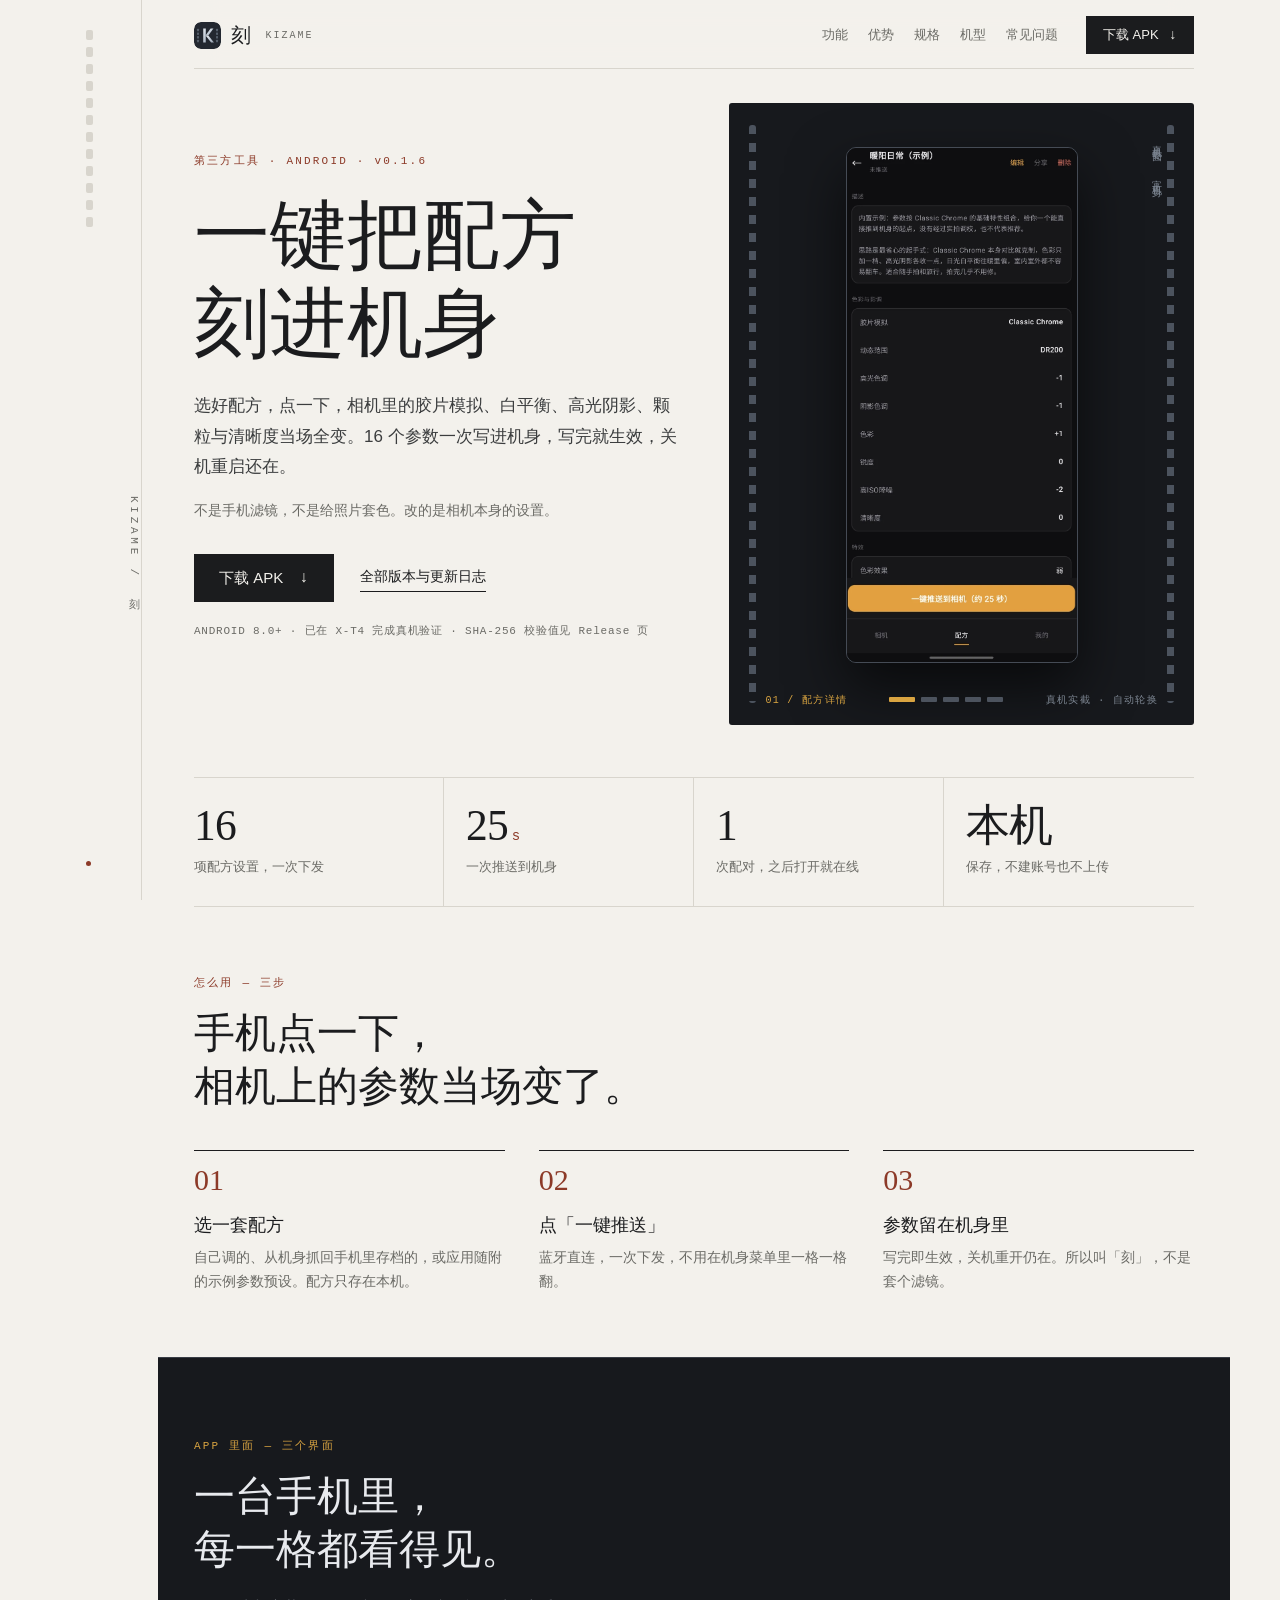
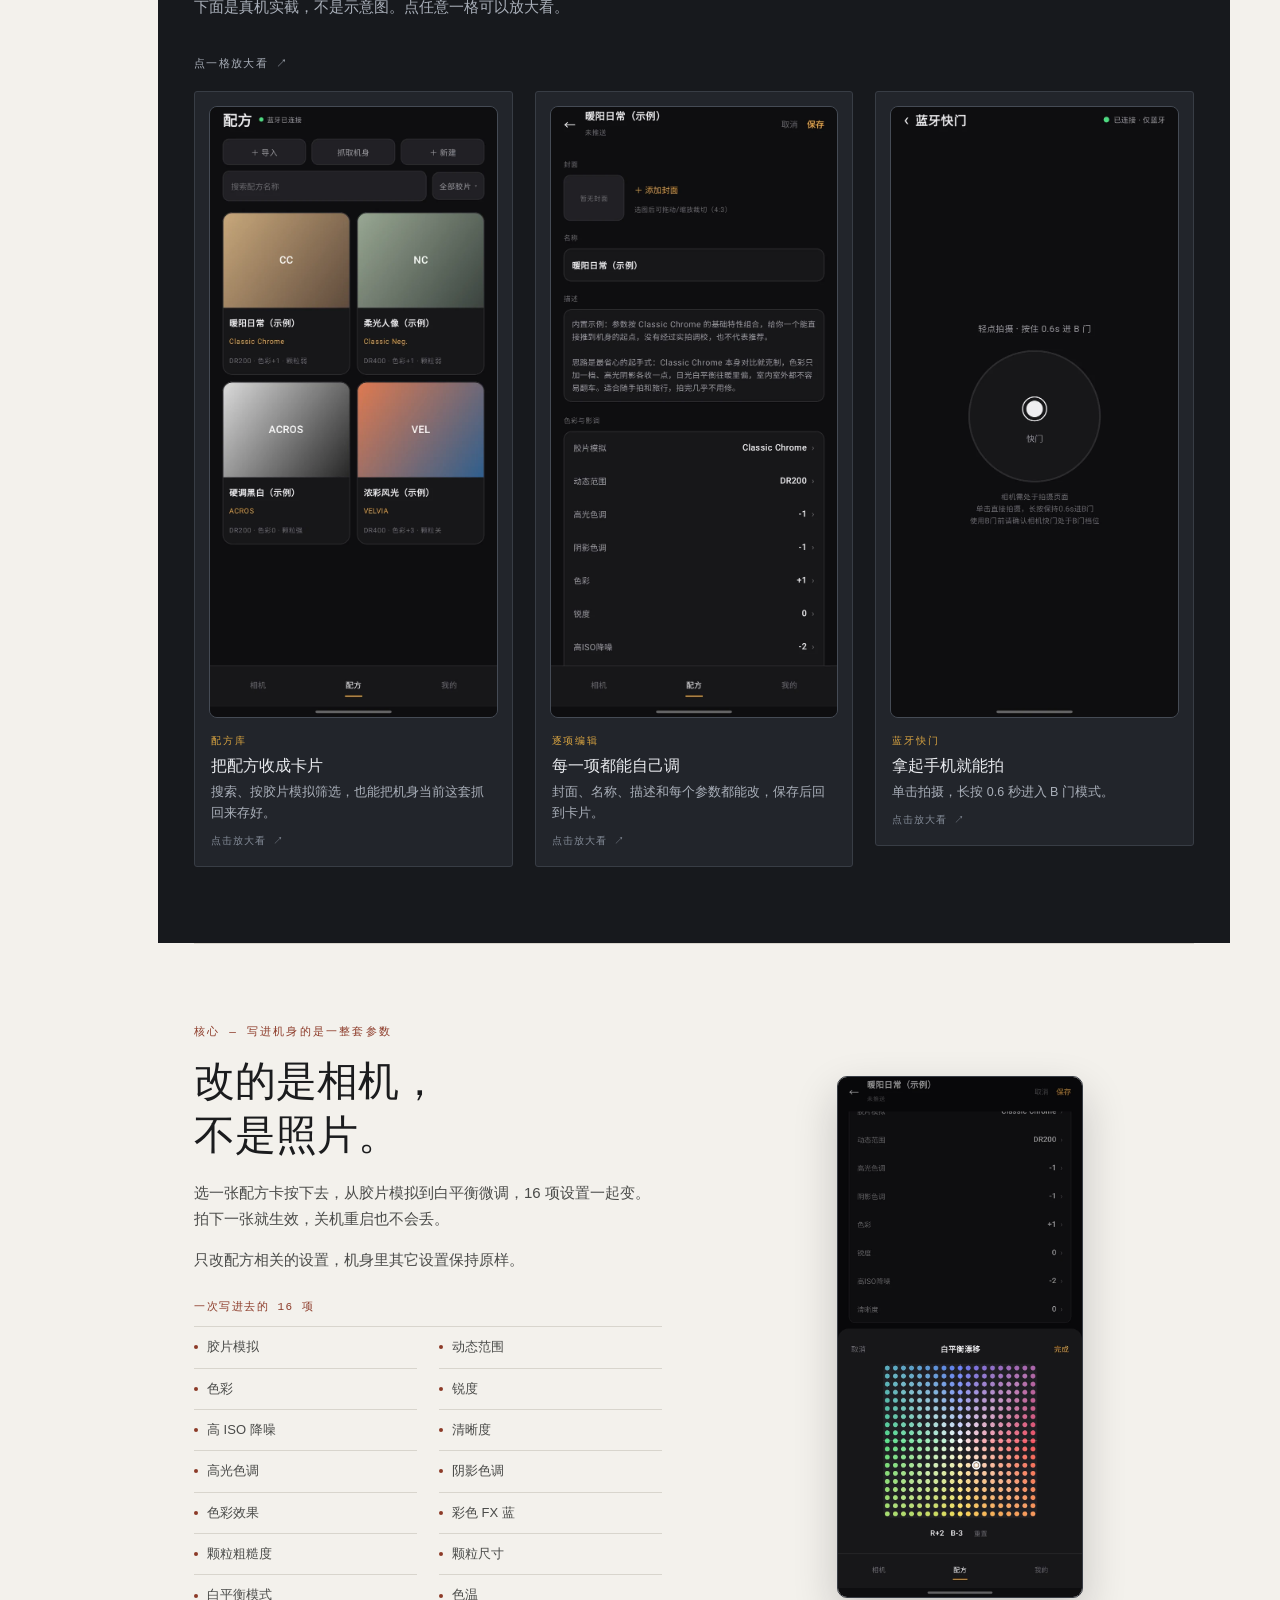
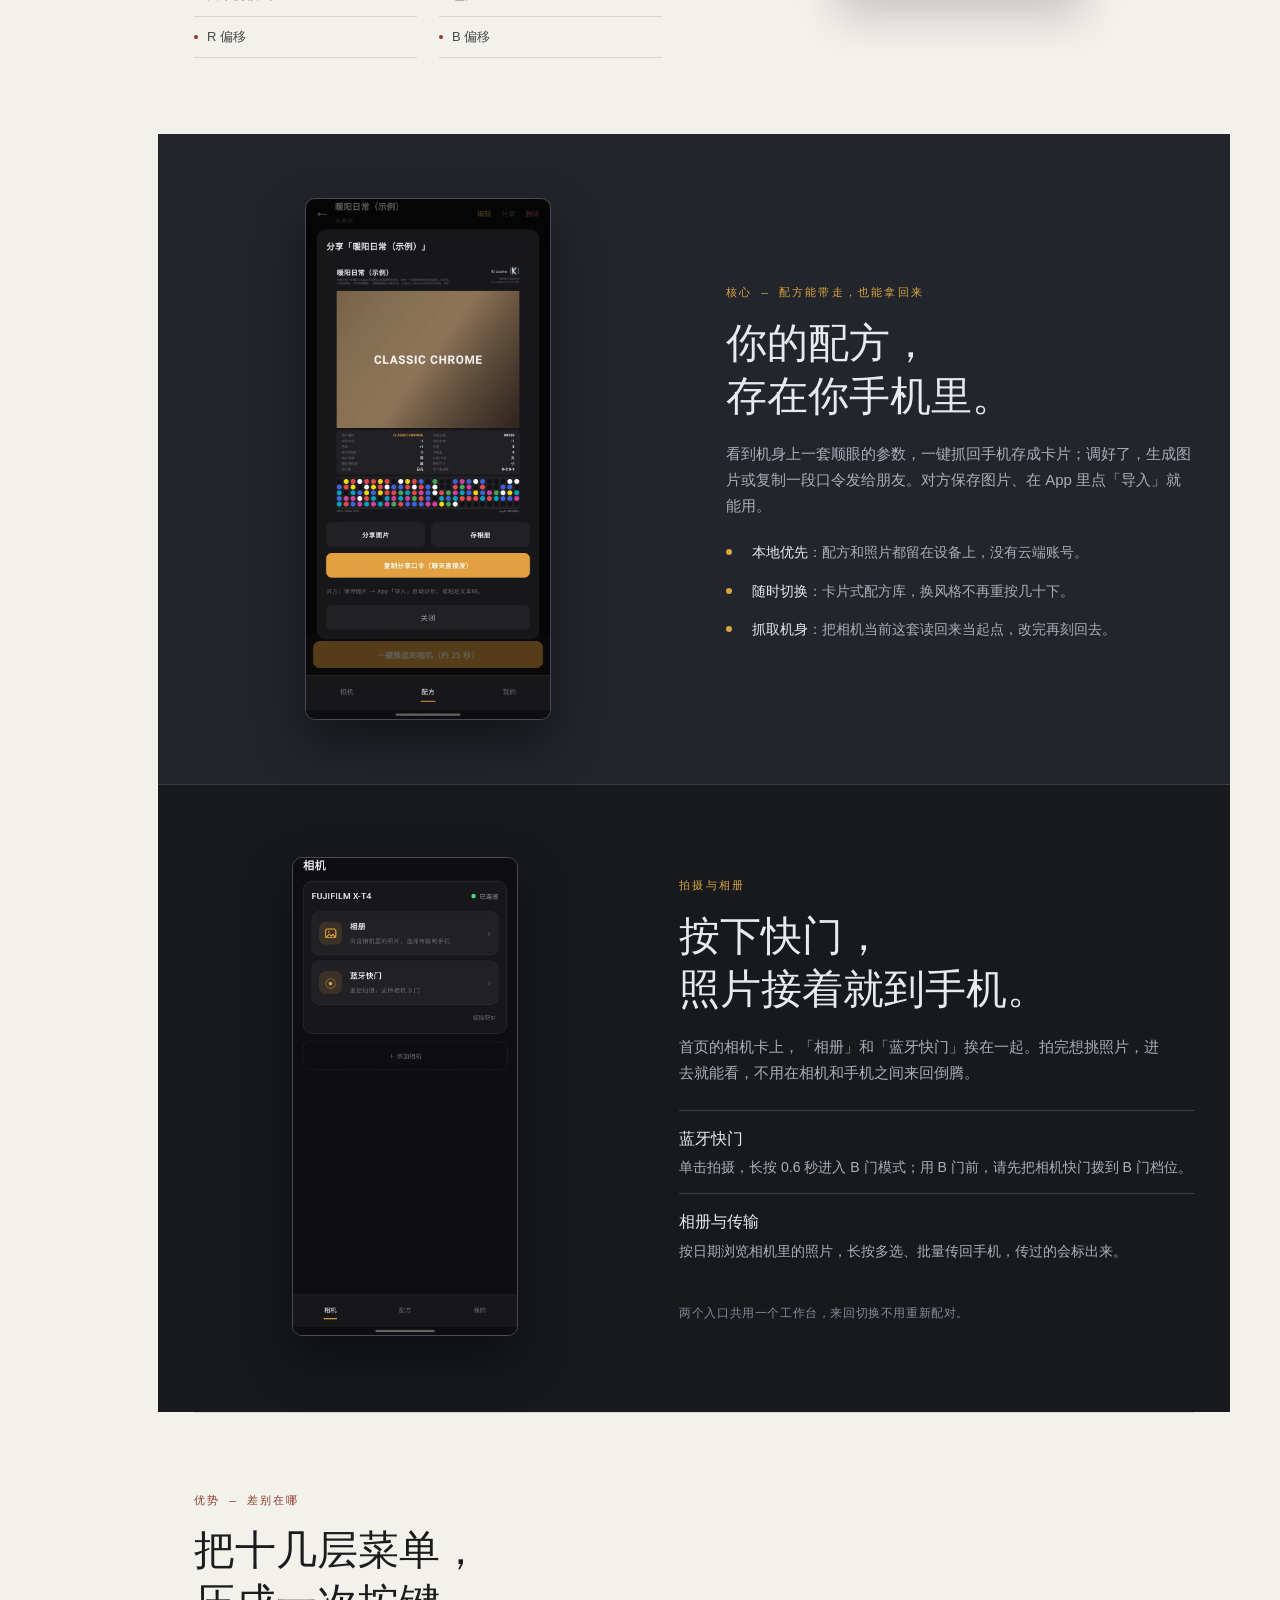
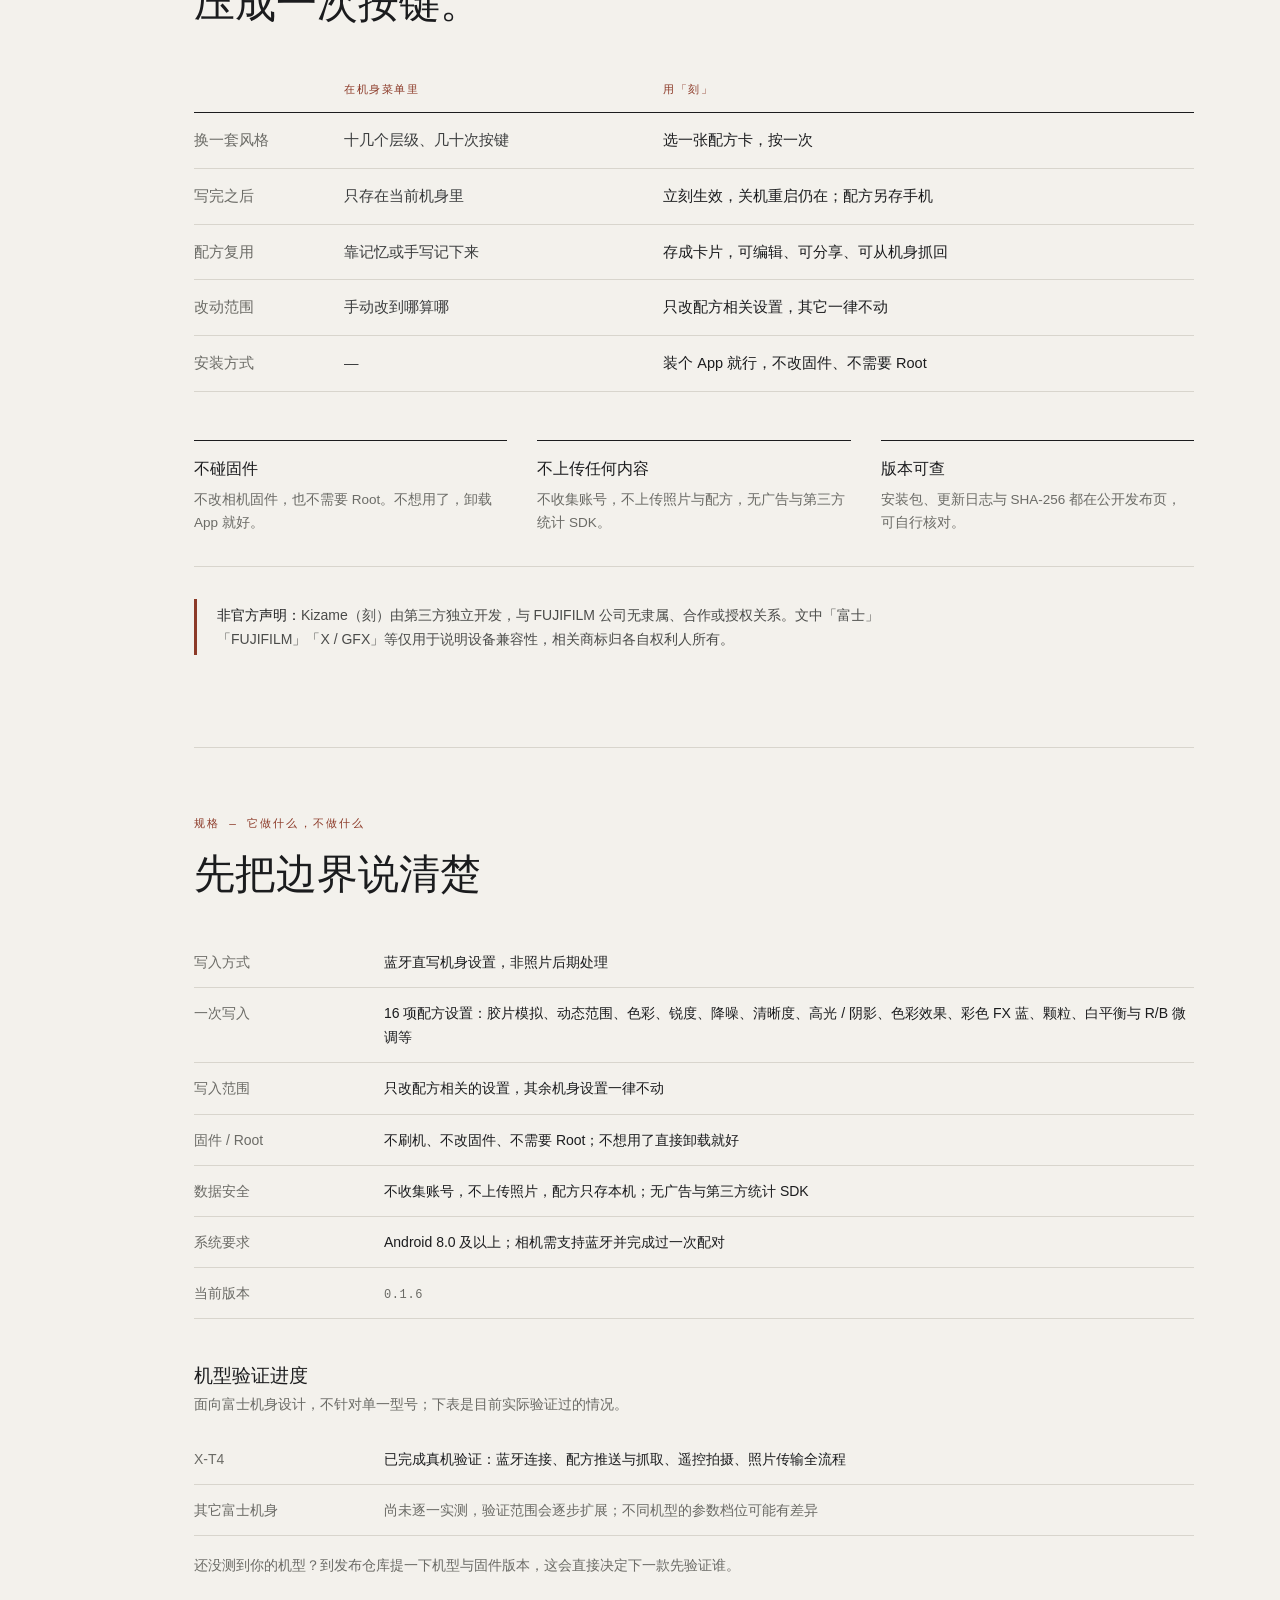
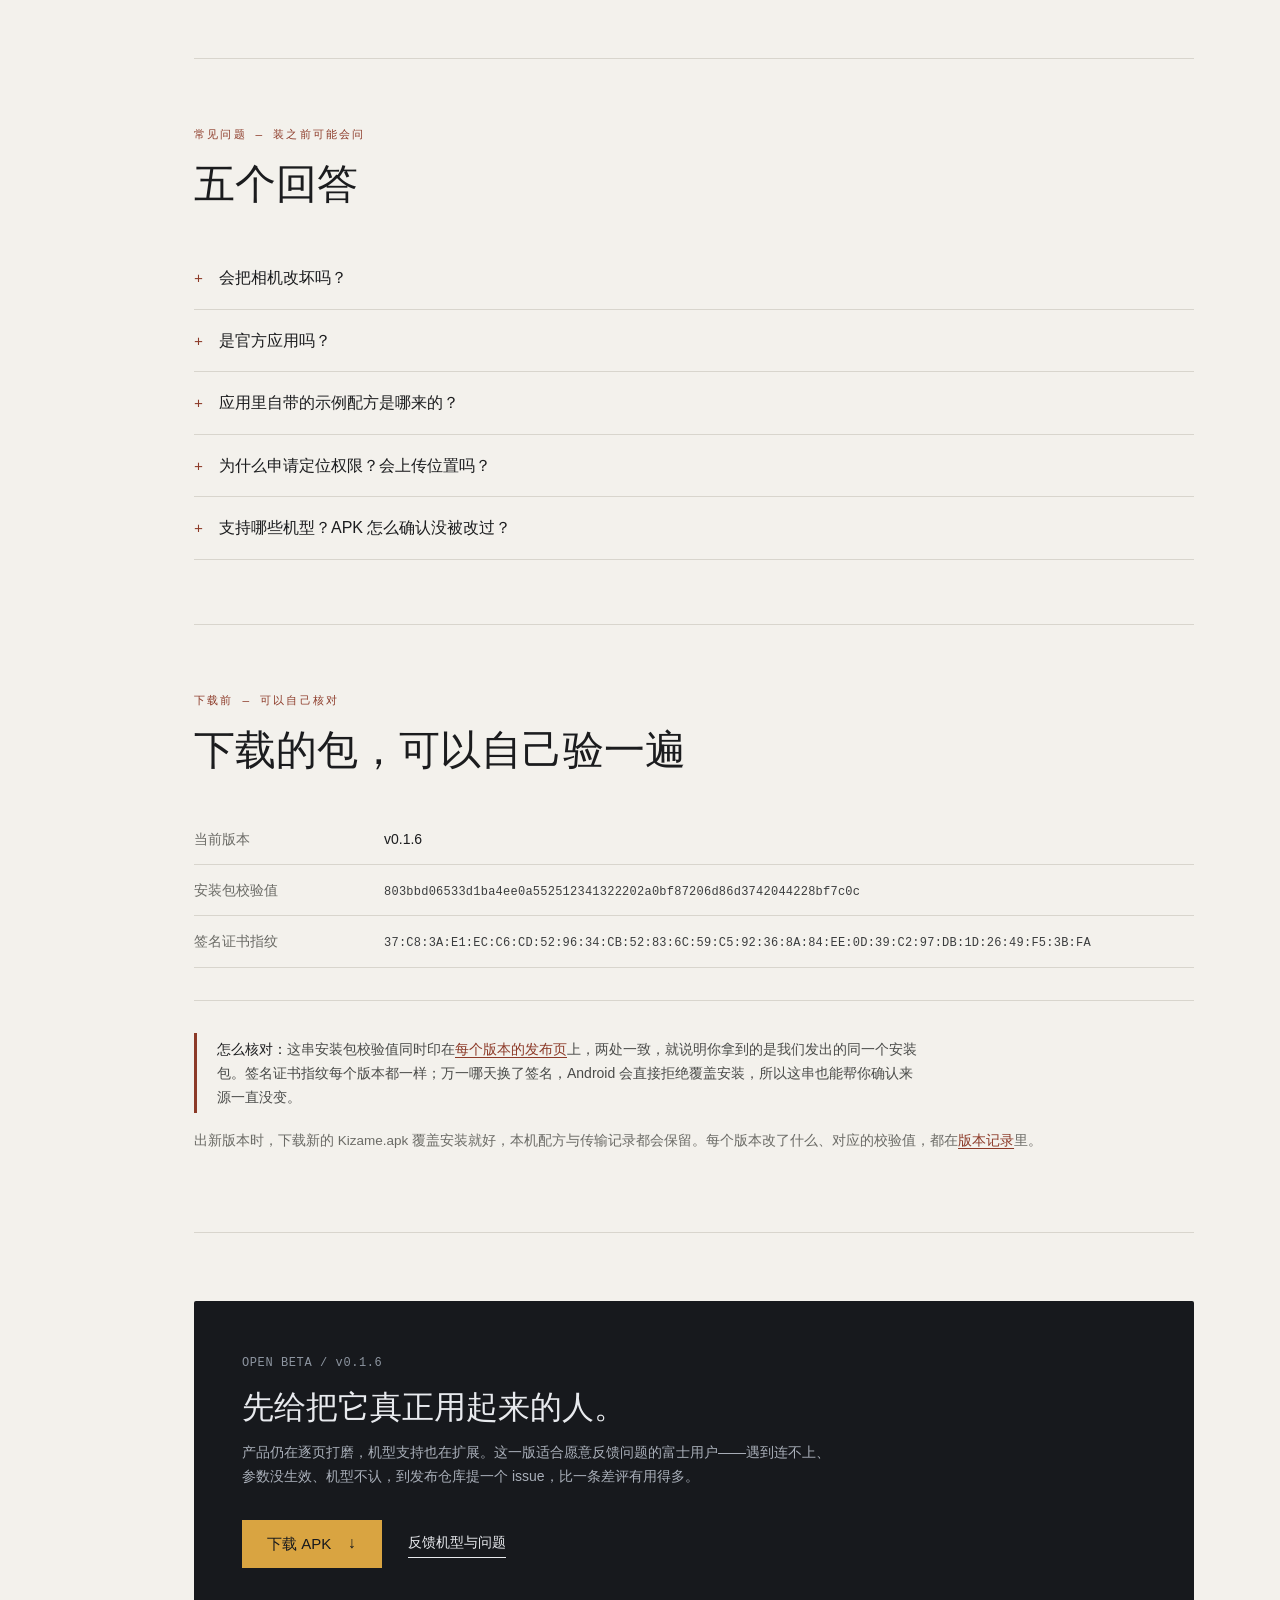
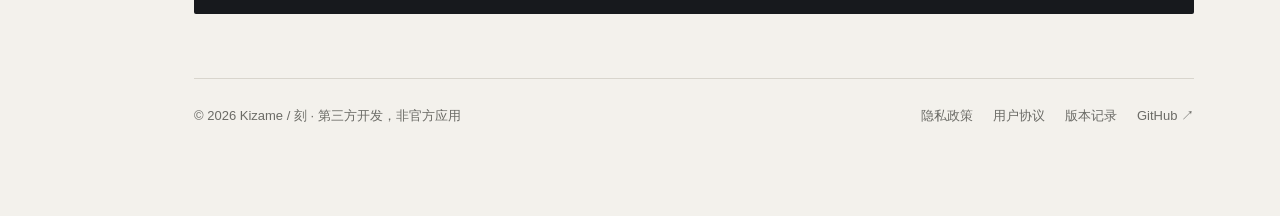
<file: index.html>
<!DOCTYPE html>
<!-- 主体署名现为「MintJ」，属内测期过渡写法。
     公开下载 / 官网公开 / 申请软著 / 商店提审任一发生前，须把三个页面里的 MintJ
     一次性换成法定姓名（与软著著作权人、备案主体、商店开发者名称一字不差），
     并把 kizamecontact@163.com 换成长期有人维护的联系邮箱。
     仓库指向公开的发布仓库（只放官网与 APK Release），不是私有源码仓库。
     本文件即正式首页 site/index.html（由早前的 index-v2.html 转正而来，旧文件名已不再存在）。
     截图全部由 adb 从真机重新抓取，自带系统状态栏与手势条，页面只做圆角与细边框，
     不叠加任何虚拟手机外壳或伪造状态栏。发布用图为 site/img/*.webp（720×1533），
     全分辨率原始截图保存在 shots/adb/*.png。
     含真实相机相册照片的 02-gallery.png / web/02-gallery.webp / contact-sheet.png
     已移出本目录至 shots/_private/，本页与 site/ 内不再有任何引用；
     若以后要展示相册界面，请先换成不含私人照片的版本。 -->
<html lang="zh-CN">
<head>
<meta charset="utf-8">
<meta name="viewport" content="width=device-width, initial-scale=1">
<title>刻 Kizame — 富士相机胶片模拟配方工具，APK 下载</title>
<meta name="description" content="刻 Kizame 是一款给富士相机用的第三方 Android 工具：通过蓝牙把胶片模拟、白平衡、颗粒等 16 项配方设置一次写进相机机身，关机重启仍在。无需账号、不上传数据，官网提供 APK 下载与校验值。非官方应用。">
<link rel="canonical" href="https://mintj572.github.io/kizame-releases/">
<meta name="robots" content="index,follow,max-image-preview:large">
<meta name="theme-color" content="#F3F1EC">
<meta property="og:type" content="website">
<meta property="og:site_name" content="刻 Kizame">
<meta property="og:locale" content="zh_CN">
<meta property="og:title" content="刻 Kizame — 一键把配方刻进富士机身">
<meta property="og:description" content="16 项胶片模拟配方参数，蓝牙一次写进相机机身。无需账号、不上传数据，APK 官网直下。">
<meta property="og:url" content="https://mintj572.github.io/kizame-releases/">
<meta property="og:image" content="https://mintj572.github.io/kizame-releases/img/og.png">
<meta property="og:image:width" content="1200">
<meta property="og:image:height" content="630">
<meta property="og:image:alt" content="刻 Kizame 官网：一键把配方刻进富士相机机身">
<meta name="twitter:card" content="summary_large_image">
<meta name="twitter:title" content="刻 Kizame — 一键把配方刻进富士机身">
<meta name="twitter:description" content="16 项胶片模拟配方参数，蓝牙一次写进相机机身。">
<meta name="twitter:image" content="https://mintj572.github.io/kizame-releases/img/og.png">
<link rel="icon" href="data:image/svg+xml,%3Csvg xmlns='http://www.w3.org/2000/svg' viewBox='0 0 48 48'%3E%3Crect width='48' height='48' rx='12' fill='%23232830'/%3E%3Ctext x='24' y='34' font-size='29' font-family='Georgia' text-anchor='middle' fill='%23CDD4DE'%3EK%3C/text%3E%3C/svg%3E">
<script>if(!window.matchMedia('(prefers-reduced-motion: reduce)').matches){document.documentElement.className+=' js';}</script>
<style>
/* ============ tokens ============ */
:root{
  --paper:#F3F1EC;
  --ink:#1B1C1E;
  --muted:#6B6B66;
  --line:#D8D5CD;
  --oxide:#8C3A28;
  --base:#17191D;
  --base-2:#22252B;
  --base-line:#383D45;
  --base-ink:#E8EAEE;
  --base-muted:#A9AFB9;
  --amber:#D9A441;
  --serif:"Songti SC","STSong","Noto Serif CJK SC","Source Han Serif SC","SimSun",serif;
  --sans:-apple-system,BlinkMacSystemFont,"PingFang SC","Hiragino Sans GB","Microsoft YaHei",sans-serif;
  --mono:"SFMono-Regular",Consolas,"Liberation Mono",monospace;
  --ease:cubic-bezier(.2,0,0,1);
}
*,*::before,*::after{box-sizing:border-box}
html{scroll-behavior:smooth;-webkit-text-size-adjust:100%}
body{
  margin:0;background:var(--paper);color:var(--ink);
  font:400 16px/1.72 var(--sans);
  -webkit-font-smoothing:antialiased;overflow-x:hidden;
}
img{display:block;max-width:100%}
a{color:inherit}
p{margin:0 0 16px}
a:focus-visible,button:focus-visible,summary:focus-visible{outline:2px solid var(--oxide);outline-offset:3px}
.sec--base a:focus-visible,.sec--base button:focus-visible,.deep--dark a:focus-visible{outline-color:var(--amber)}
::selection{background:#E3D9CF}
.skip{position:absolute;left:-9999px;top:0;background:var(--ink);color:var(--paper);padding:10px 16px;z-index:30}
.skip:focus{left:12px;top:12px}

/* ============ shell ============ */
.shell{max-width:1180px;margin:0 auto;padding:0 36px;display:grid;grid-template-columns:56px minmax(0,1fr);gap:52px}
.rail{
  position:sticky;top:0;align-self:start;height:100vh;border-right:1px solid var(--line);
  display:flex;flex-direction:column;justify-content:space-between;padding:30px 0 34px;
}
.perf{display:flex;flex-direction:column;gap:7px}
.perf i{display:block;width:7px;height:10px;border-radius:2px;background:var(--line)}
.rail .mark{writing-mode:vertical-rl;font:400 11px var(--mono);letter-spacing:.34em;color:var(--muted);white-space:nowrap}
.rail .dot{width:5px;height:5px;background:var(--oxide);border-radius:50%}
.content{min-width:0;padding-bottom:88px}

/* ============ topbar ============ */
.topbar{
  position:sticky;top:0;z-index:20;
  display:flex;align-items:center;gap:16px 28px;flex-wrap:wrap;
  padding:16px 0 14px;background:rgba(243,241,236,.92);backdrop-filter:blur(12px);
  border-bottom:1px solid var(--line);
}
.brand{display:inline-flex;align-items:center;gap:10px;text-decoration:none;font:500 20px var(--serif);letter-spacing:.12em;white-space:nowrap}
.brand__icon{width:27px;height:27px;flex:0 0 27px;border-radius:7px}
.brand small{font:400 10px var(--mono);letter-spacing:.2em;color:var(--muted);margin-left:2px}
.nav{display:flex;flex-wrap:wrap;gap:20px;font-size:13px;align-items:center;margin-left:auto}
.nav a{text-decoration:none;color:var(--muted);transition:color .18s var(--ease)}
.nav a:hover{color:var(--oxide)}
.nav-cta{
  display:inline-flex;align-items:center;gap:10px;min-height:38px;padding:0 16px;
  background:var(--ink);color:var(--paper);border:1px solid var(--ink);
  font:500 13px var(--sans);text-decoration:none;white-space:nowrap;
  transition:background .18s var(--ease),border-color .18s var(--ease);
}
.nav-cta span{font:400 14px var(--mono)}
.nav-cta:hover{background:var(--oxide);border-color:var(--oxide)}

/* ============ type ============ */
.eyebrow{font:400 11px/1.5 var(--mono);letter-spacing:.2em;color:var(--oxide)}
h1{font:500 clamp(42px,6.1vw,76px)/1.15 var(--serif);letter-spacing:.005em;margin:20px 0 24px}
h2{font:500 clamp(27px,3.4vw,41px)/1.3 var(--serif);margin:12px 0 18px}
h3{font:500 18px/1.5 var(--sans);margin:0 0 6px}
.lede{font-size:17px;line-height:1.8;max-width:33em;color:#3B3D3E}
.muted{color:var(--muted)}
.small{font-size:13.5px}
.mono{font:400 12px/1.6 var(--mono);letter-spacing:.05em}
.hash{font:400 12px/1.7 var(--mono);letter-spacing:.02em;word-break:break-all;overflow-wrap:anywhere;color:#3B3D3E}
.section-link{color:var(--oxide);text-decoration:underline;text-underline-offset:3px;text-decoration-thickness:1px}
.rule{height:1px;background:var(--line);margin:32px 0}
.sec-head{max-width:36em;margin-bottom:36px}
.sec-head p{color:var(--muted);font-size:15px;margin:0}

/* ============ buttons ============ */
.actions{display:flex;flex-wrap:wrap;align-items:center;gap:16px 26px;margin-top:32px}
.btn{
  display:inline-flex;align-items:center;justify-content:center;gap:16px;min-height:48px;
  padding:11px 24px;background:var(--ink);color:var(--paper);border:1px solid var(--ink);
  font:500 15px var(--sans);text-decoration:none;
  transition:background .18s var(--ease),border-color .18s var(--ease),transform .18s var(--ease);
}
.btn:hover{background:var(--oxide);border-color:var(--oxide);transform:translateY(-1px)}
.btn:active{transform:translateY(0)}
.btn .arw{font:400 16px var(--mono)}
.btn-quiet{font-size:14px;text-decoration:none;border-bottom:1px solid var(--ink);padding-bottom:3px;transition:color .18s var(--ease),border-color .18s var(--ease)}
.btn-quiet:hover{color:var(--oxide);border-color:var(--oxide)}

/* ============ 实机截图（无虚拟外壳） ============ */
.shot{
  display:block;width:100%;height:auto;background:var(--base);
  border-radius:10px;border:1px solid var(--base-line);
  box-shadow:0 18px 44px rgba(20,21,24,.2);
}
.sec--base .shot,.deep--dark .shot{border-color:#454B55;box-shadow:0 22px 52px rgba(0,0,0,.45)}
.frame .shot{border-radius:8px;box-shadow:none}

/* ============ hero ============ */
.hero{display:grid;grid-template-columns:minmax(0,1.02fr) minmax(0,.98fr);gap:52px;align-items:center;padding:34px 0 0}
.hero__copy{padding:20px 0 46px}
.meta-line{margin-top:20px;font:400 11px/1.7 var(--mono);letter-spacing:.07em;color:var(--muted)}
.stage{
  position:relative;min-height:clamp(560px,68vh,660px);background:var(--base);border-radius:3px;
  display:flex;align-items:center;justify-content:center;padding:44px 60px 62px;overflow:hidden;
}
.stage::before,.stage::after{
  content:"";position:absolute;top:22px;bottom:22px;width:7px;border-radius:3px;
  background:repeating-linear-gradient(to bottom,#4C535E 0 9px,transparent 9px 18px);
}
.stage::before{left:20px}.stage::after{right:20px}
/* Hero 里多台界面自动轮换：交叉淡入，不做滑动，保留印样式的静止气质 */
.reel{
  position:relative;width:min(232px,100%);aspect-ratio:720/1600;
  border-radius:10px;background:var(--base);
}
.reel__slide{
  position:absolute;inset:0;opacity:0;pointer-events:none;
  transition:opacity .6s var(--ease);
}
.reel__slide.is-active{opacity:1;pointer-events:auto}
.reel__slide .shot{
  width:100%;height:100%;object-fit:cover;
  border-color:#454B55;box-shadow:0 24px 56px rgba(0,0,0,.6);
}
.stage__tag{
  position:absolute;right:32px;top:34px;writing-mode:vertical-rl;
  font:400 10px var(--mono);letter-spacing:.24em;color:#7C8591;
}
.stage__foot{
  position:absolute;left:36px;right:36px;bottom:18px;
  display:flex;align-items:center;justify-content:space-between;gap:12px;
  font:400 10px var(--mono);letter-spacing:.13em;color:var(--amber);
}
.reel__dots{display:flex;align-items:center;gap:6px}
.reel__dot{
  position:relative;width:16px;height:5px;padding:0;border:0;border-radius:1px;
  background:#4C535E;cursor:pointer;
  transition:background .2s var(--ease),width .2s var(--ease);
}
.reel__dot::after{content:"";position:absolute;inset:-14px -3px}
.reel__dot:hover{background:#8A9099}
.reel__dot.is-active{width:26px;background:var(--amber)}
.reel__dot:focus-visible{outline-color:var(--amber);outline-offset:4px}
.stage__foot-static{color:#7C8591}

/* readouts */
.readouts{display:grid;grid-template-columns:repeat(4,minmax(0,1fr));border-top:1px solid var(--line);margin-top:52px}
.readout{padding:26px 22px 28px;border-right:1px solid var(--line)}
.readout:first-child{padding-left:0}
.readout:last-child{border-right:none}
.readout b{display:block;font:500 clamp(30px,3.4vw,44px)/1 var(--serif);letter-spacing:-.02em}
.readout b em{font:400 14px var(--mono);font-style:normal;color:var(--oxide);margin-left:4px;letter-spacing:0}
.readout span{display:block;margin-top:9px;font-size:13px;color:var(--muted)}

/* ============ sections ============ */
.sec{border-top:1px solid var(--line);padding:72px 0 76px}
.sec--tight{padding-top:60px;padding-bottom:64px}
.sec--base{
  background:var(--base);color:var(--base-ink);
  border-top-color:var(--base-line);
  margin-left:-36px;margin-right:-36px;padding-left:36px;padding-right:36px;
}
.sec--base .sec-head p{color:var(--base-muted)}
.sec--base .eyebrow{color:var(--amber)}
.sec--base .mono{color:var(--base-muted)}

/* steps */
.steps{display:grid;grid-template-columns:repeat(3,minmax(0,1fr));gap:34px}
.step{border-top:1px solid var(--ink);padding-top:14px}
.step .n{font:500 30px/1 var(--serif);color:var(--oxide)}
.step h3{margin:14px 0 6px}
.step p{font-size:14px;color:var(--muted);margin:0;max-width:24em}
.notice{border-left:3px solid var(--oxide);padding:4px 0 4px 20px;color:#4A4B49;font-size:14px;max-width:52em}
.notice strong{font-weight:500;color:var(--ink)}

/* ============ three interfaces ============ */
.strip-hint{font:400 11px var(--mono);letter-spacing:.12em;color:var(--base-muted);margin:0 0 20px}
.filmstrip{display:grid;grid-template-columns:repeat(3,minmax(0,1fr));gap:22px;align-items:start}
.frame{
  display:block;width:100%;background:var(--base-2);border:1px solid var(--base-line);padding:14px 14px 0;
  text-align:left;cursor:zoom-in;color:var(--base-ink);font-family:inherit;
  transition:border-color .2s var(--ease),transform .2s var(--ease);
  border-radius:3px;
}
.frame:hover{border-color:var(--amber);transform:translateY(-3px)}
.frame:active{transform:translateY(0)}
.frame__meta{display:block;padding:16px 2px 18px}
.frame__meta .frame__no{display:block;font:400 10px var(--mono);letter-spacing:.18em;color:var(--amber);margin-bottom:8px}
.frame__meta b{display:block;font:500 16px var(--sans);margin-bottom:5px}
.frame__meta > span{display:block;font-size:12.5px;line-height:1.65;color:var(--base-muted)}
.frame__meta .frame__open{display:block;margin-top:10px;font:400 10px var(--mono);letter-spacing:.1em;color:#848C98}

/* ============ deep dives ============ */
.deep{display:grid;grid-template-columns:minmax(0,1fr) minmax(0,1fr);gap:64px;align-items:center}
.deep__copy p{color:#4A4B49;font-size:15px;max-width:32em}
.deep__media{display:flex;justify-content:center;align-items:center}
.deep__media .shot{width:min(246px,100%)}
.fieldlist__cap{display:block;margin:26px 0 12px;font:400 11px var(--mono);letter-spacing:.14em;color:var(--oxide)}
.fieldlist{display:grid;grid-template-columns:1fr 1fr;gap:0 22px;border-top:1px solid var(--line)}
.fieldlist span{
  display:flex;align-items:center;gap:9px;padding:9px 0;border-bottom:1px solid var(--line);
  font-size:13px;color:#4A4B49;
}
.fieldlist span::before{content:"";width:4px;height:4px;border-radius:50%;background:var(--oxide);flex:0 0 4px}

/* dark deep */
.deep--dark{background:var(--base-2);margin-left:-36px;margin-right:-36px;padding:64px 36px;color:var(--base-ink)}
.deep--dark .deep__copy p{color:var(--base-muted)}
.deep--dark .deep__copy h2{color:var(--base-ink)}
.deep--dark .eyebrow{color:var(--amber)}
.bullets{list-style:none;padding:0;margin:22px 0 0;display:grid;gap:14px}
.bullets li{display:grid;grid-template-columns:14px 1fr;gap:12px;font-size:14px;color:var(--base-muted)}
.bullets li::before{content:"";width:6px;height:6px;border-radius:50%;background:var(--amber);margin-top:9px}
.bullets b{color:var(--base-ink);font-weight:500}

/* shoot section */
.shoot{display:grid;grid-template-columns:minmax(0,.9fr) minmax(0,1.1fr);gap:64px;align-items:center}
.shoot .shot{width:min(226px,100%)}
.shoot__points{list-style:none;padding:0;margin:24px 0 0;display:grid;gap:0}
.shoot__points li{border-top:1px solid var(--base-line);padding:14px 0;font-size:14px;color:var(--base-muted)}
.shoot__points b{display:block;color:var(--base-ink);font-weight:500;font-size:16px;margin-bottom:3px}
.shoot__foot{margin:28px 0 0;font:400 12px var(--mono);letter-spacing:.05em;color:#848C98}

/* ============ advantages ============ */
.compare{width:100%;border-collapse:collapse;font-size:14.5px;margin-top:8px}
.compare th,.compare td{text-align:left;padding:15px 16px 15px 0;border-bottom:1px solid var(--line);vertical-align:top}
.compare thead th{font:400 11px var(--mono);letter-spacing:.14em;color:var(--oxide);border-bottom-color:var(--ink)}
.compare tbody th{font-weight:400;color:var(--muted);width:150px}
.compare td{color:#3B3D3E}
.compare td:last-child{color:var(--ink)}
.pillars{display:grid;grid-template-columns:repeat(3,minmax(0,1fr));gap:30px;margin-top:48px}
.pillar{border-top:1px solid var(--ink);padding-top:14px}
.pillar b{display:block;font-weight:500;margin-bottom:5px}
.pillar span{font-size:13.5px;color:var(--muted);display:block}

/* ============ specs / faq ============ */
.spec{width:100%;border-collapse:collapse;font-size:14px}
.spec th,.spec td{text-align:left;padding:13px 0;border-bottom:1px solid var(--line);vertical-align:top}
.spec th{width:190px;font-weight:400;color:var(--muted)}
.spec td .mono{color:var(--muted)}
.subhead{font:500 19px var(--serif);margin:44px 0 4px}
details{border-bottom:1px solid var(--line)}
summary{cursor:pointer;list-style:none;padding:17px 0;font-size:16px;display:flex;gap:16px;align-items:baseline}
summary::-webkit-details-marker{display:none}
summary::before{content:"+";font:400 15px var(--mono);color:var(--oxide)}
details[open] summary::before{content:"\2212"}
details p{color:var(--muted);font-size:14px;max-width:46em;padding:0 0 18px 32px;margin:0}

/* ============ plate ============ */
.plate{background:var(--base);color:var(--base-ink);padding:46px 48px;margin-top:8px;border-radius:2px}
.plate .mono{color:#8D95A0}
.plate h2{color:var(--base-ink);margin:12px 0 12px;font-size:clamp(23px,2.9vw,32px)}
.plate p{color:var(--base-muted);font-size:14px;max-width:42em;margin:0}
.plate .btn{background:var(--amber);color:var(--base);border-color:var(--amber)}
.plate .btn:hover{background:#E9BA5F;border-color:#E9BA5F}
.plate .btn-quiet{color:var(--base-ink);border-color:var(--base-ink)}
.plate .btn-quiet:hover{color:var(--amber);border-color:var(--amber)}

footer{border-top:1px solid var(--line);padding:26px 0 0;display:flex;flex-wrap:wrap;justify-content:space-between;gap:12px 28px;font-size:13px;color:var(--muted)}
footer nav{display:flex;flex-wrap:wrap;gap:20px}
footer a{text-decoration:none}
footer a:hover{color:var(--oxide)}

/* ============ lightbox ============ */
.lightbox{
  position:fixed;inset:0;z-index:60;background:rgba(12,13,15,.95);
  display:none;align-items:center;justify-content:center;flex-direction:column;gap:18px;padding:24px;
}
.lightbox.open{display:flex}
.lightbox img{
  width:auto;max-width:min(340px,82vw);max-height:76vh;object-fit:contain;
  border-radius:10px;border:1px solid #454B55;background:var(--base);
}
.lightbox__bar{display:flex;align-items:center;gap:20px;color:var(--base-ink);font:400 12px var(--mono);letter-spacing:.1em}
.lightbox__close{min-height:44px;padding:8px 18px;background:none;border:1px solid #4C535E;color:var(--base-ink);font:400 13px var(--sans);cursor:pointer;border-radius:2px}
.lightbox__close:hover{border-color:var(--amber);color:var(--amber)}

/* ============ reveal ============ */
.js .reveal{opacity:0;transform:translateY(12px);transition:opacity .5s var(--ease),transform .5s var(--ease);transition-delay:var(--d,0ms)}
.js .reveal.in{opacity:1;transform:none}

/* ============ responsive ============ */
@media (max-width:1000px){
  .hero{gap:28px}
  .stage{padding-left:44px;padding-right:44px}
  .deep,.shoot{gap:36px}
}
@media (max-width:760px){
  .shell{grid-template-columns:1fr;gap:0;padding:0 22px}
  .rail{display:none}
  .topbar{padding:13px 0;gap:12px}
  .nav{display:none}
  .nav-cta{margin-left:auto;min-height:40px}
  .hero{grid-template-columns:1fr;gap:8px;padding-top:16px}
  .hero__copy{padding:12px 0 8px}
  h1{font-size:clamp(38px,10.5vw,54px)}
  .stage{min-height:min(500px,68vh);padding:32px 34px 46px}
  .reel{width:min(190px,100%)}
  .stage__tag{display:none}
  .stage__foot{left:24px;right:24px;bottom:14px;justify-content:center}
  .reel__label,.stage__foot-static{display:none}
  .readouts{grid-template-columns:1fr 1fr;margin-top:36px}
  .readout{padding:20px 14px 22px;border-bottom:1px solid var(--line)}
  .readout:nth-child(2){border-right:none}
  .readout:nth-child(3),.readout:nth-child(4){border-bottom:none}
  .readout:first-child{padding-left:0}
  .sec,.sec--tight{padding:48px 0 52px}
  .sec--base,.deep--dark{margin-left:-22px;margin-right:-22px;padding-left:22px;padding-right:22px}
  .steps,.pillars{grid-template-columns:1fr;gap:22px}
  .deep,.shoot{grid-template-columns:1fr;gap:34px}
  .deep__media .shot{width:min(210px,100%)}
  .shoot .shot{width:min(200px,100%)}
  .fieldlist{grid-template-columns:1fr}
  .filmstrip{display:flex;gap:16px;overflow-x:auto;padding-bottom:14px;scroll-snap-type:x mandatory;scrollbar-width:thin;scrollbar-color:#4C535E transparent}
  .frame{flex:0 0 238px;scroll-snap-align:start}
  .compare tbody th{width:88px}
  .compare th,.compare td{padding:12px 10px 12px 0;font-size:13px}
  .spec th{width:112px}
  .plate{padding:32px 24px}
  .lightbox img{max-width:min(260px,78vw)}
}
@media (prefers-reduced-motion:reduce){
  html{scroll-behavior:auto}
  *,*::before,*::after{transition-duration:.01ms!important;animation-duration:.01ms!important}
  .js .reveal{opacity:1;transform:none}
}
</style>
</head>
<body>
<a class="skip" href="#main">跳到主要内容</a>

<div class="shell">
  <aside class="rail" aria-hidden="true">
    <span class="perf"><i></i><i></i><i></i><i></i><i></i><i></i><i></i><i></i><i></i><i></i><i></i><i></i></span>
    <span class="mark">KIZAME / 刻</span>
    <span class="dot"></span>
  </aside>

  <div class="content">
    <header class="topbar">
      <a class="brand" href="index.html">
        <svg class="brand__icon" viewBox="0 0 48 48" aria-hidden="true">
          <defs><linearGradient id="kmetal" x1="0" y1="0" x2="1" y2="1"><stop offset="0" stop-color="#F1F4F8"/><stop offset=".55" stop-color="#C2CBD6"/><stop offset="1" stop-color="#8E99A7"/></linearGradient></defs>
          <rect width="48" height="48" rx="12" fill="#232830"/>
          <g fill="#5A6470">
            <rect x="5.5" y="12" width="3.2" height="4.4" rx="1"/><rect x="5.5" y="18.5" width="3.2" height="4.4" rx="1"/><rect x="5.5" y="25" width="3.2" height="4.4" rx="1"/><rect x="5.5" y="31.5" width="3.2" height="4.4" rx="1"/>
            <rect x="39.3" y="12" width="3.2" height="4.4" rx="1"/><rect x="39.3" y="18.5" width="3.2" height="4.4" rx="1"/><rect x="39.3" y="25" width="3.2" height="4.4" rx="1"/><rect x="39.3" y="31.5" width="3.2" height="4.4" rx="1"/>
          </g>
          <g fill="url(#kmetal)">
            <rect x="16.5" y="11.5" width="4.6" height="25" rx=".4"/>
            <polygon points="20.5,24 29.5,11.5 34.5,11.5 25.5,24"/>
            <polygon points="20.5,24 30.5,36.5 35.5,36.5 25.5,24"/>
          </g>
        </svg>
        刻 <small>KIZAME</small>
      </a>
      <nav class="nav" aria-label="主导航">
        <a href="#features">功能</a>
        <a href="#why">优势</a>
        <a href="#spec">规格</a>
        <a href="#models">机型</a>
        <a href="#faq">常见问题</a>
      </nav>
      <a class="nav-cta" href="https://github.com/mintj572/kizame-releases/releases/latest/download/Kizame.apk">下载 APK <span>↓</span></a>
    </header>

    <main id="main">

      <!-- ========== HERO ========== -->
      <section class="hero" id="download" aria-labelledby="hero-title">
        <div class="hero__copy">
          <span class="eyebrow">第三方工具 · ANDROID · v0.1.6</span>
          <h1 id="hero-title">一键把配方<br>刻进机身</h1>
          <p class="lede">选好配方，点一下，相机里的胶片模拟、白平衡、高光阴影、颗粒与清晰度当场全变。16 个参数一次写进机身，写完就生效，关机重启还在。</p>
          <p class="muted small">不是手机滤镜，不是给照片套色。改的是相机本身的设置。</p>
          <div class="actions">
            <a class="btn" href="https://github.com/mintj572/kizame-releases/releases/latest/download/Kizame.apk">下载 APK <span class="arw">↓</span></a>
            <a class="btn-quiet" href="https://github.com/mintj572/kizame-releases/releases">全部版本与更新日志</a>
          </div>
          <p class="meta-line">ANDROID 8.0+ · 已在 X-T4 完成真机验证 · SHA-256 校验值见 Release 页</p>
        </div>

        <div class="stage">
          <span class="stage__tag">真机界面 / 富士机身</span>
          <div class="reel" id="reel" role="group" aria-roledescription="轮播" aria-label="App 界面，自动轮换，可点下方短线切换">
            <div class="reel__slide is-active">
              <img class="shot" src="img/04-recipe-detail.webp" alt="配方详情页：列出胶片模拟、动态范围、高光阴影、色彩、锐度等参数，底部是琥珀色的「一键推送到相机」按钮" width="720" height="1600" fetchpriority="high">
            </div>
            <div class="reel__slide" aria-hidden="true">
              <img class="shot" src="img/03-recipes.webp" alt="配方库：四张带纯色块封面的示例配方卡片，顶部有导入、抓取机身、新建和搜索" width="720" height="1600">
            </div>
            <div class="reel__slide" aria-hidden="true">
              <img class="shot" src="img/09-share.webp" alt="分享面板：一张生成的配方卡片，含参数表与色点阵，下方有分享图片与复制分享口令按钮" width="720" height="1600">
            </div>
            <div class="reel__slide" aria-hidden="true">
              <img class="shot" src="img/10-wb-shift.webp" alt="白平衡漂移面板：一整片彩色圆点点阵，当前选中 R+2 B-3" width="720" height="1600">
            </div>
            <div class="reel__slide" aria-hidden="true">
              <img class="shot" src="img/05-shutter.webp" alt="蓝牙快门页：中央一个大圆形快门按钮，说明写着单击拍摄、长按 0.6 秒进入 B 门模式" width="720" height="1600">
            </div>
          </div>
          <div class="stage__foot">
            <span class="reel__label" id="reel-label">01 / 配方详情</span>
            <div class="reel__dots" role="group" aria-label="选择要显示的界面">
              <button class="reel__dot is-active" type="button" data-cap="01 / 配方详情" aria-label="第 1 张：配方详情" aria-current="true"></button>
              <button class="reel__dot" type="button" data-cap="02 / 配方库" aria-label="第 2 张：配方库"></button>
              <button class="reel__dot" type="button" data-cap="03 / 分享卡" aria-label="第 3 张：分享卡"></button>
              <button class="reel__dot" type="button" data-cap="04 / 白平衡漂移" aria-label="第 4 张：白平衡漂移"></button>
              <button class="reel__dot" type="button" data-cap="05 / 蓝牙快门" aria-label="第 5 张：蓝牙快门"></button>
            </div>
            <span class="stage__foot-static">真机实截 · 自动轮换</span>
          </div>
        </div>
      </section>

      <div class="readouts reveal" aria-label="关键数据">
        <div class="readout"><b>16</b><span>项配方设置，一次下发</span></div>
        <div class="readout"><b>25<em>s</em></b><span>一次推送到机身</span></div>
        <div class="readout"><b>1</b><span>次配对，之后打开就在线</span></div>
        <div class="readout"><b>本机</b><span>保存，不建账号也不上传</span></div>
      </div>

      <!-- ========== 三步 ========== -->
      <section class="sec sec--tight" id="how">
        <div class="sec-head reveal">
          <span class="eyebrow">怎么用 — 三步</span>
          <h2>手机点一下，<br>相机上的参数当场变了。</h2>
        </div>
        <div class="steps reveal">
          <div class="step">
            <span class="n">01</span>
            <h3>选一套配方</h3>
            <p>自己调的、从机身抓回手机里存档的，或应用随附的示例参数预设。配方只存在本机。</p>
          </div>
          <div class="step">
            <span class="n">02</span>
            <h3>点「一键推送」</h3>
            <p>蓝牙直连，一次下发，不用在机身菜单里一格一格翻。</p>
          </div>
          <div class="step">
            <span class="n">03</span>
            <h3>参数留在机身里</h3>
            <p>写完即生效，关机重开仍在。所以叫「刻」，不是套个滤镜。</p>
          </div>
        </div>
      </section>

      <!-- ========== 三个界面 ========== -->
      <section class="sec sec--base" id="features" aria-labelledby="features-title">
        <div class="sec-head reveal">
          <span class="eyebrow">APP 里面 — 三个界面</span>
          <h2 id="features-title">一台手机里，<br>每一格都看得见。</h2>
          <p>下面是真机实截，不是示意图。点任意一格可以放大看。</p>
        </div>
        <p class="strip-hint reveal">点一格放大看 ↗</p>
        <div class="filmstrip reveal" aria-label="App 界面截图">

          <button class="frame" type="button" data-full="img/03-recipes.webp" data-cap="配方库 · 卡片、搜索与筛选">
            <img class="shot" src="img/03-recipes.webp" alt="配方库：四张带纯色块封面的示例配方卡片，顶部有导入、抓取机身、新建和搜索" width="720" height="1600" loading="lazy">
            <span class="frame__meta"><span class="frame__no">配方库</span><b>把配方收成卡片</b><span>搜索、按胶片模拟筛选，也能把机身当前这套抓回来存好。</span><span class="frame__open">点击放大看 ↗</span></span>
          </button>

          <button class="frame" type="button" data-full="img/08-recipe-edit.webp" data-cap="配方编辑 · 封面、描述与逐项参数">
            <img class="shot" src="img/08-recipe-edit.webp" alt="配方编辑页：封面、名称、描述输入框与可逐项进入的参数行" width="720" height="1600" loading="lazy">
            <span class="frame__meta"><span class="frame__no">逐项编辑</span><b>每一项都能自己调</b><span>封面、名称、描述和每个参数都能改，保存后回到卡片。</span><span class="frame__open">点击放大看 ↗</span></span>
          </button>

          <button class="frame" type="button" data-full="img/05-shutter.webp" data-cap="蓝牙快门 · 单击拍摄，长按 0.6 秒进 B 门">
            <img class="shot" src="img/05-shutter.webp" alt="蓝牙快门页：中央一个大圆形快门按钮，说明写着轻点拍摄、按住 0.6s 进 B 门，并提示使用 B 门前确认相机快门处于 B 门档位" width="720" height="1600" loading="lazy">
            <span class="frame__meta"><span class="frame__no">蓝牙快门</span><b>拿起手机就能拍</b><span>单击拍摄，长按 0.6 秒进入 B 门模式。</span><span class="frame__open">点击放大看 ↗</span></span>
          </button>

        </div>
      </section>

      <!-- ========== 深潜 A：16 项 ========== -->
      <section class="sec" aria-labelledby="fields-title">
        <div class="deep">
          <div class="deep__copy reveal">
            <span class="eyebrow">核心 — 写进机身的是一整套参数</span>
            <h2 id="fields-title">改的是相机，<br>不是照片。</h2>
            <p>选一张配方卡按下去，从胶片模拟到白平衡微调，16 项设置一起变。拍下一张就生效，关机重启也不会丢。</p>
            <p>只改配方相关的设置，机身里其它设置保持原样。</p>
            <span class="fieldlist__cap">一次写进去的 16 项</span>
            <div class="fieldlist" aria-label="一次写进去的 16 项设置">
              <span>胶片模拟</span><span>动态范围</span>
              <span>色彩</span><span>锐度</span>
              <span>高 ISO 降噪</span><span>清晰度</span>
              <span>高光色调</span><span>阴影色调</span>
              <span>色彩效果</span><span>彩色 FX 蓝</span>
              <span>颗粒粗糙度</span><span>颗粒尺寸</span>
              <span>白平衡模式</span><span>色温</span>
              <span>R 偏移</span><span>B 偏移</span>
            </div>
          </div>
          <div class="deep__media reveal">
            <img class="shot" src="img/10-wb-shift.webp" alt="白平衡漂移面板：一整片彩色圆点点阵，当前选中 R+2 B-3" width="720" height="1600" loading="lazy">
          </div>
        </div>
      </section>

      <!-- ========== 深潜 B：配方流 ========== -->
      <section class="deep--dark reveal" aria-labelledby="recipe-title">
        <div class="deep">
          <div class="deep__media">
            <img class="shot" src="img/09-share.webp" alt="分享面板：一张生成的配方卡片，含参数表与色点阵，下方有分享图片与复制分享口令按钮" width="720" height="1600" loading="lazy">
          </div>
          <div class="deep__copy">
            <span class="eyebrow">核心 — 配方能带走，也能拿回来</span>
            <h2 id="recipe-title">你的配方，<br>存在你手机里。</h2>
            <p>看到机身上一套顺眼的参数，一键抓回手机存成卡片；调好了，生成图片或复制一段口令发给朋友。对方保存图片、在 App 里点「导入」就能用。</p>
            <ul class="bullets">
              <li><span><b>本地优先</b>：配方和照片都留在设备上，没有云端账号。</span></li>
              <li><span><b>随时切换</b>：卡片式配方库，换风格不再重按几十下。</span></li>
              <li><span><b>抓取机身</b>：把相机当前这套读回来当起点，改完再刻回去。</span></li>
            </ul>
          </div>
        </div>
      </section>

      <!-- ========== 深潜 C：拍摄与相册 ========== -->
      <section class="sec sec--base" aria-labelledby="shoot-title">
        <div class="shoot">
          <div class="deep__media reveal">
            <img class="shot" src="img/01-home.webp" alt="首页相机卡：显示相机已连接，下面有相册与蓝牙快门两个入口" width="720" height="1600" loading="lazy">
          </div>
          <div class="reveal">
            <span class="eyebrow">拍摄与相册</span>
            <h2 id="shoot-title">按下快门，<br>照片接着就到手机。</h2>
            <p style="color:var(--base-muted);font-size:15px;max-width:32em">首页的相机卡上，「相册」和「蓝牙快门」挨在一起。拍完想挑照片，进去就能看，不用在相机和手机之间来回倒腾。</p>
            <ul class="shoot__points">
              <li><b>蓝牙快门</b>单击拍摄，长按 0.6 秒进入 B 门模式；用 B 门前，请先把相机快门拨到 B 门档位。</li>
              <li><b>相册与传输</b>按日期浏览相机里的照片，长按多选、批量传回手机，传过的会标出来。</li>
            </ul>
            <p class="shoot__foot">两个入口共用一个工作台，来回切换不用重新配对。</p>
          </div>
        </div>
      </section>

      <!-- ========== 优势 ========== -->
      <section class="sec" id="why" aria-labelledby="why-title">
        <div class="sec-head reveal">
          <span class="eyebrow">优势 — 差别在哪</span>
          <h2 id="why-title">把十几层菜单，<br>压成一次按键。</h2>
        </div>
        <table class="compare reveal">
          <thead><tr><th></th><th>在机身菜单里</th><th>用「刻」</th></tr></thead>
          <tbody>
            <tr><th>换一套风格</th><td>十几个层级、几十次按键</td><td>选一张配方卡，按一次</td></tr>
            <tr><th>写完之后</th><td>只存在当前机身里</td><td>立刻生效，关机重启仍在；配方另存手机</td></tr>
            <tr><th>配方复用</th><td>靠记忆或手写记下来</td><td>存成卡片，可编辑、可分享、可从机身抓回</td></tr>
            <tr><th>改动范围</th><td>手动改到哪算哪</td><td>只改配方相关设置，其它一律不动</td></tr>
            <tr><th>安装方式</th><td>—</td><td>装个 App 就行，不改固件、不需要 Root</td></tr>
          </tbody>
        </table>

        <div class="pillars reveal">
          <div class="pillar"><b>不碰固件</b><span>不改相机固件，也不需要 Root。不想用了，卸载 App 就好。</span></div>
          <div class="pillar"><b>不上传任何内容</b><span>不收集账号，不上传照片与配方，无广告与第三方统计 SDK。</span></div>
          <div class="pillar"><b>版本可查</b><span>安装包、更新日志与 SHA-256 都在公开发布页，可自行核对。</span></div>
        </div>
        <div class="rule"></div>
        <p class="notice"><strong>非官方声明：</strong>Kizame（刻）由第三方独立开发，与 FUJIFILM 公司无隶属、合作或授权关系。文中「富士」「FUJIFILM」「X / GFX」等仅用于说明设备兼容性，相关商标归各自权利人所有。</p>
      </section>

      <!-- ========== 规格与机型 ========== -->
      <section class="sec sec--tight" id="spec" aria-labelledby="spec-title">
        <div class="sec-head reveal">
          <span class="eyebrow">规格 — 它做什么，不做什么</span>
          <h2 id="spec-title">先把边界说清楚</h2>
        </div>
        <table class="spec reveal">
          <tbody>
            <tr><th>写入方式</th><td>蓝牙直写机身设置，非照片后期处理</td></tr>
            <tr><th>一次写入</th><td>16 项配方设置：胶片模拟、动态范围、色彩、锐度、降噪、清晰度、高光 / 阴影、色彩效果、彩色 FX 蓝、颗粒、白平衡与 R/B 微调等</td></tr>
            <tr><th>写入范围</th><td>只改配方相关的设置，其余机身设置一律不动</td></tr>
            <tr><th>固件 / Root</th><td>不刷机、不改固件、不需要 Root；不想用了直接卸载就好</td></tr>
            <tr><th>数据安全</th><td>不收集账号，不上传照片，配方只存本机；无广告与第三方统计 SDK</td></tr>
            <tr><th>系统要求</th><td>Android 8.0 及以上；相机需支持蓝牙并完成过一次配对</td></tr>
            <tr><th>当前版本</th><td><span class="mono">0.1.6</span></td></tr>
          </tbody>
        </table>

        <h3 class="subhead" id="models">机型验证进度</h3>
        <p class="small muted" style="margin:0 0 18px">面向富士机身设计，不针对单一型号；下表是目前实际验证过的情况。</p>
        <table class="spec reveal">
          <tbody>
            <tr><th>X-T4</th><td>已完成真机验证：蓝牙连接、配方推送与抓取、遥控拍摄、照片传输全流程</td></tr>
            <tr><th>其它富士机身</th><td class="muted">尚未逐一实测，验证范围会逐步扩展；不同机型的参数档位可能有差异</td></tr>
          </tbody>
        </table>
        <p class="small muted" style="margin-top:18px">还没测到你的机型？到发布仓库提一下机型与固件版本，这会直接决定下一款先验证谁。</p>
      </section>

      <!-- ========== FAQ ========== -->
      <section class="sec sec--tight" id="faq" aria-labelledby="faq-title">
        <div class="sec-head reveal">
          <span class="eyebrow">常见问题 — 装之前可能会问</span>
          <h2 id="faq-title">五个回答</h2>
        </div>
        <div class="reveal">
          <details>
            <summary>会把相机改坏吗？</summary>
            <p>不改固件、不刷机。推送只影响配方相关的设置，机身里其它设置保持原样。首次使用建议先记下自己原来的参数。</p>
          </details>
          <details>
            <summary>是官方应用吗？</summary>
            <p>不是。这是第三方独立开发的应用，与 FUJIFILM 无隶属或授权关系。名称、图标均不使用其商标标识。</p>
          </details>
          <details>
            <summary>应用里自带的示例配方是哪来的？</summary>
            <p>随版本附带 4 支示例参数预设，参数组合、名称与说明文字都由我们自己编写，只为了让你第一次打开就有个能直接推到机身的起点——没有经过实拍调校，也不代表推荐。它们不含任何第三方配方、文章、样片或照片，界面上用纯色块占位，名称里都带「示例」。</p>
          </details>
          <details>
            <summary>为什么申请定位权限？会上传位置吗？</summary>
            <p>Android 12 及以下，系统要求扫描蓝牙与 Wi-Fi 设备必须持有定位权限，应用因此声明了该权限，但<strong>不读取、不记录、不上传任何位置信息</strong>。Android 12 起已改用 BLUETOOTH_SCAN / BLUETOOTH_CONNECT，并标记 neverForLocation；Android 13 起改用 NEARBY_WIFI_DEVICES。详见<a href="privacy.html">隐私政策</a>。</p>
          </details>
          <details>
            <summary>支持哪些机型？APK 怎么确认没被改过？</summary>
            <p>应用面向富士机身，不针对单一型号；目前已在 X-T4 完成完整真机验证，其它机身还没逐一实测，具体见上方验证进度；当前仅有 Android 版本。每个版本都发布在 GitHub Releases，附更新日志与 SHA-256 校验值，安装前可自行核对；本项目不通过任何第三方下载站分发安装包。</p>
          </details>
        </div>
      </section>

      <!-- ========== 下载前核对 ========== -->
      <section class="sec sec--tight" id="verify" aria-labelledby="verify-title">
        <div class="sec-head reveal">
          <span class="eyebrow">下载前 — 可以自己核对</span>
          <h2 id="verify-title">下载的包，可以自己验一遍</h2>
        </div>
        <table class="spec reveal">
          <tbody>
            <tr><th>当前版本</th><td>v0.1.6</td></tr>
            <tr><th>安装包校验值</th><td><span class="hash">803bbd06533d1ba4ee0a552512341322202a0bf87206d86d3742044228bf7c0c</span></td></tr>
            <tr><th>签名证书指纹</th><td><span class="hash">37:C8:3A:E1:EC:C6:CD:52:96:34:CB:52:83:6C:59:C5:92:36:8A:84:EE:0D:39:C2:97:DB:1D:26:49:F5:3B:FA</span></td></tr>
          </tbody>
        </table>
        <div class="rule"></div>
        <p class="notice"><strong>怎么核对：</strong>这串安装包校验值同时印在<a class="section-link" href="https://github.com/mintj572/kizame-releases/releases">每个版本的发布页</a>上，两处一致，就说明你拿到的是我们发出的同一个安装包。签名证书指纹每个版本都一样；万一哪天换了签名，Android 会直接拒绝覆盖安装，所以这串也能帮你确认来源一直没变。</p>
        <p class="small muted" style="margin-top:14px">出新版本时，下载新的 Kizame.apk 覆盖安装就好，本机配方与传输记录都会保留。每个版本改了什么、对应的校验值，都在<a class="section-link" href="https://github.com/mintj572/kizame-releases/releases">版本记录</a>里。</p>
      </section>

      <!-- ========== 下载板 ========== -->
      <section class="sec sec--tight">
        <div class="plate reveal">
          <span class="mono">OPEN BETA / v0.1.6</span>
          <h2>先给把它真正用起来的人。</h2>
          <p>产品仍在逐页打磨，机型支持也在扩展。这一版适合愿意反馈问题的富士用户——遇到连不上、参数没生效、机型不认，到发布仓库提一个 issue，比一条差评有用得多。</p>
          <div class="actions">
            <a class="btn" href="https://github.com/mintj572/kizame-releases/releases/latest/download/Kizame.apk">下载 APK <span class="arw">↓</span></a>
            <a class="btn-quiet" href="https://github.com/mintj572/kizame-releases/issues">反馈机型与问题</a>
          </div>
        </div>
      </section>

    </main>

    <footer>
      <span>© 2026 Kizame / 刻 · 第三方开发，非官方应用</span>
      <nav aria-label="页脚导航">
        <a href="privacy.html">隐私政策</a>
        <a href="terms.html">用户协议</a>
        <a href="https://github.com/mintj572/kizame-releases/releases">版本记录</a>
        <a href="https://github.com/mintj572/kizame-releases">GitHub ↗</a>
      </nav>
    </footer>
  </div>
</div>

<div class="lightbox" id="lightbox" role="dialog" aria-modal="true" aria-label="查看 App 界面原图">
  <img id="lightbox-img" alt="">
  <div class="lightbox__bar"><span id="lightbox-cap"></span><button class="lightbox__close" id="lightbox-close" type="button">关闭 ✕</button></div>
</div>

<script>
(function(){
  /* 一次性的交错入场 */
  var reveals = document.querySelectorAll('.reveal');
  if('IntersectionObserver' in window && document.documentElement.classList.contains('js')){
    var io = new IntersectionObserver(function(entries){
      entries.forEach(function(e){
        if(e.isIntersecting){ e.target.classList.add('in'); io.unobserve(e.target); }
      });
    },{ threshold:.08, rootMargin:'0px 0px -40px 0px' });
    reveals.forEach(function(el,i){
      el.style.setProperty('--d',(i%3)*70+'ms');
      io.observe(el);
    });
  }else{
    reveals.forEach(function(el){ el.classList.add('in'); });
  }

  /* 截图灯箱 */
  var lb = document.getElementById('lightbox');
  var lbImg = document.getElementById('lightbox-img');
  var lbCap = document.getElementById('lightbox-cap');
  var lbClose = document.getElementById('lightbox-close');
  var lastTrigger = null;

  function open(full,cap,trigger){
    lastTrigger = trigger;
    lbImg.src = full;
    lbImg.alt = cap;
    lbCap.textContent = cap;
    lb.classList.add('open');
    document.body.style.overflow = 'hidden';
    lbClose.focus();
  }
  function close(){
    lb.classList.remove('open');
    document.body.style.overflow = '';
    lbImg.removeAttribute('src');
    if(lastTrigger){ lastTrigger.focus(); }
  }

  document.querySelectorAll('.frame').forEach(function(btn){
    btn.addEventListener('click',function(){ open(btn.dataset.full,btn.dataset.cap,btn); });
  });
  lbClose.addEventListener('click',close);
  lb.addEventListener('click',function(e){ if(e.target === lb) close(); });
  document.addEventListener('keydown',function(e){ if(e.key === 'Escape' && lb.classList.contains('open')) close(); });

  /* Hero：多张界面交叉淡入自动轮换 */
  var stage = document.querySelector('.stage');
  var reel = document.getElementById('reel');
  if(reel && stage){
    var slides = [].slice.call(reel.querySelectorAll('.reel__slide'));
    var dots = [].slice.call(stage.querySelectorAll('.reel__dot'));
    var label = document.getElementById('reel-label');
    var idx = 0, timer = null;
    var reduce = window.matchMedia('(prefers-reduced-motion: reduce)').matches;

    function show(n){
      idx = (n + slides.length) % slides.length;
      slides.forEach(function(s,k){
        var on = (k === idx);
        s.classList.toggle('is-active',on);
        if(on){ s.removeAttribute('aria-hidden'); }
        else { s.setAttribute('aria-hidden','true'); }
      });
      dots.forEach(function(d,k){
        d.classList.toggle('is-active',k === idx);
        if(k === idx){ d.setAttribute('aria-current','true'); }
        else { d.removeAttribute('aria-current'); }
      });
      if(label && dots[idx]){ label.textContent = dots[idx].dataset.cap; }
    }
    function play(){
      if(reduce || timer){ return; }
      timer = window.setInterval(function(){ show(idx + 1); },3800);
    }
    function pause(){
      if(timer){ window.clearInterval(timer); timer = null; }
    }
    function resume(){ pause(); if(!stage.contains(document.activeElement)){ play(); } }
    function stillFocused(){ return stage.contains(document.activeElement); }

    dots.forEach(function(d,k){
      d.addEventListener('click',function(){ show(k); resume(); });
    });
    stage.addEventListener('mouseenter',pause);
    stage.addEventListener('mouseleave',function(){ if(!stillFocused()){ play(); } });
    stage.addEventListener('focusin',pause);
    stage.addEventListener('focusout',function(e){ if(!stage.contains(e.relatedTarget)){ play(); } });
    stage.addEventListener('keydown',function(e){
      if(e.key === 'ArrowRight'){ e.preventDefault(); show(idx + 1); resume(); }
      else if(e.key === 'ArrowLeft'){ e.preventDefault(); show(idx - 1); resume(); }
    });
    document.addEventListener('visibilitychange',function(){ if(document.hidden){ pause(); } else if(!stillFocused()){ play(); } });

    show(0);
    play();
  }
})();
</script>
</body>
</html>
</file>
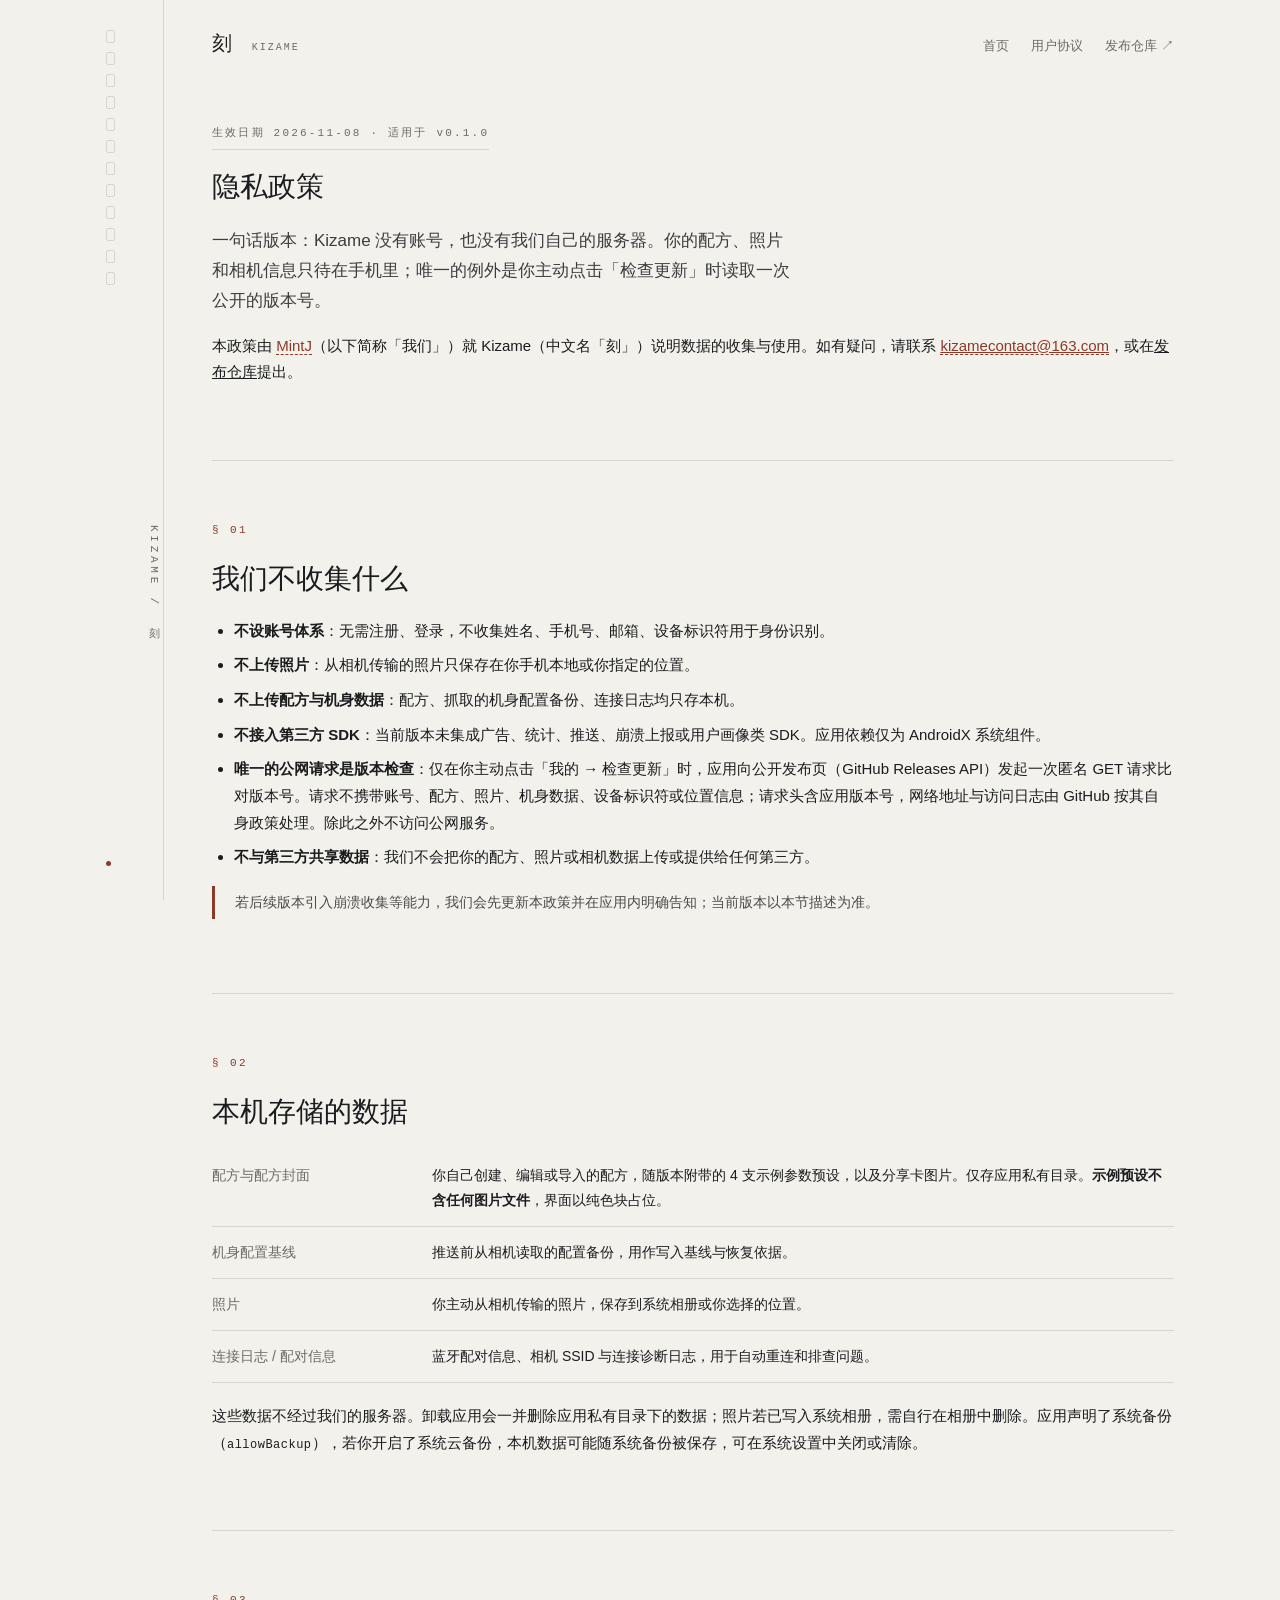
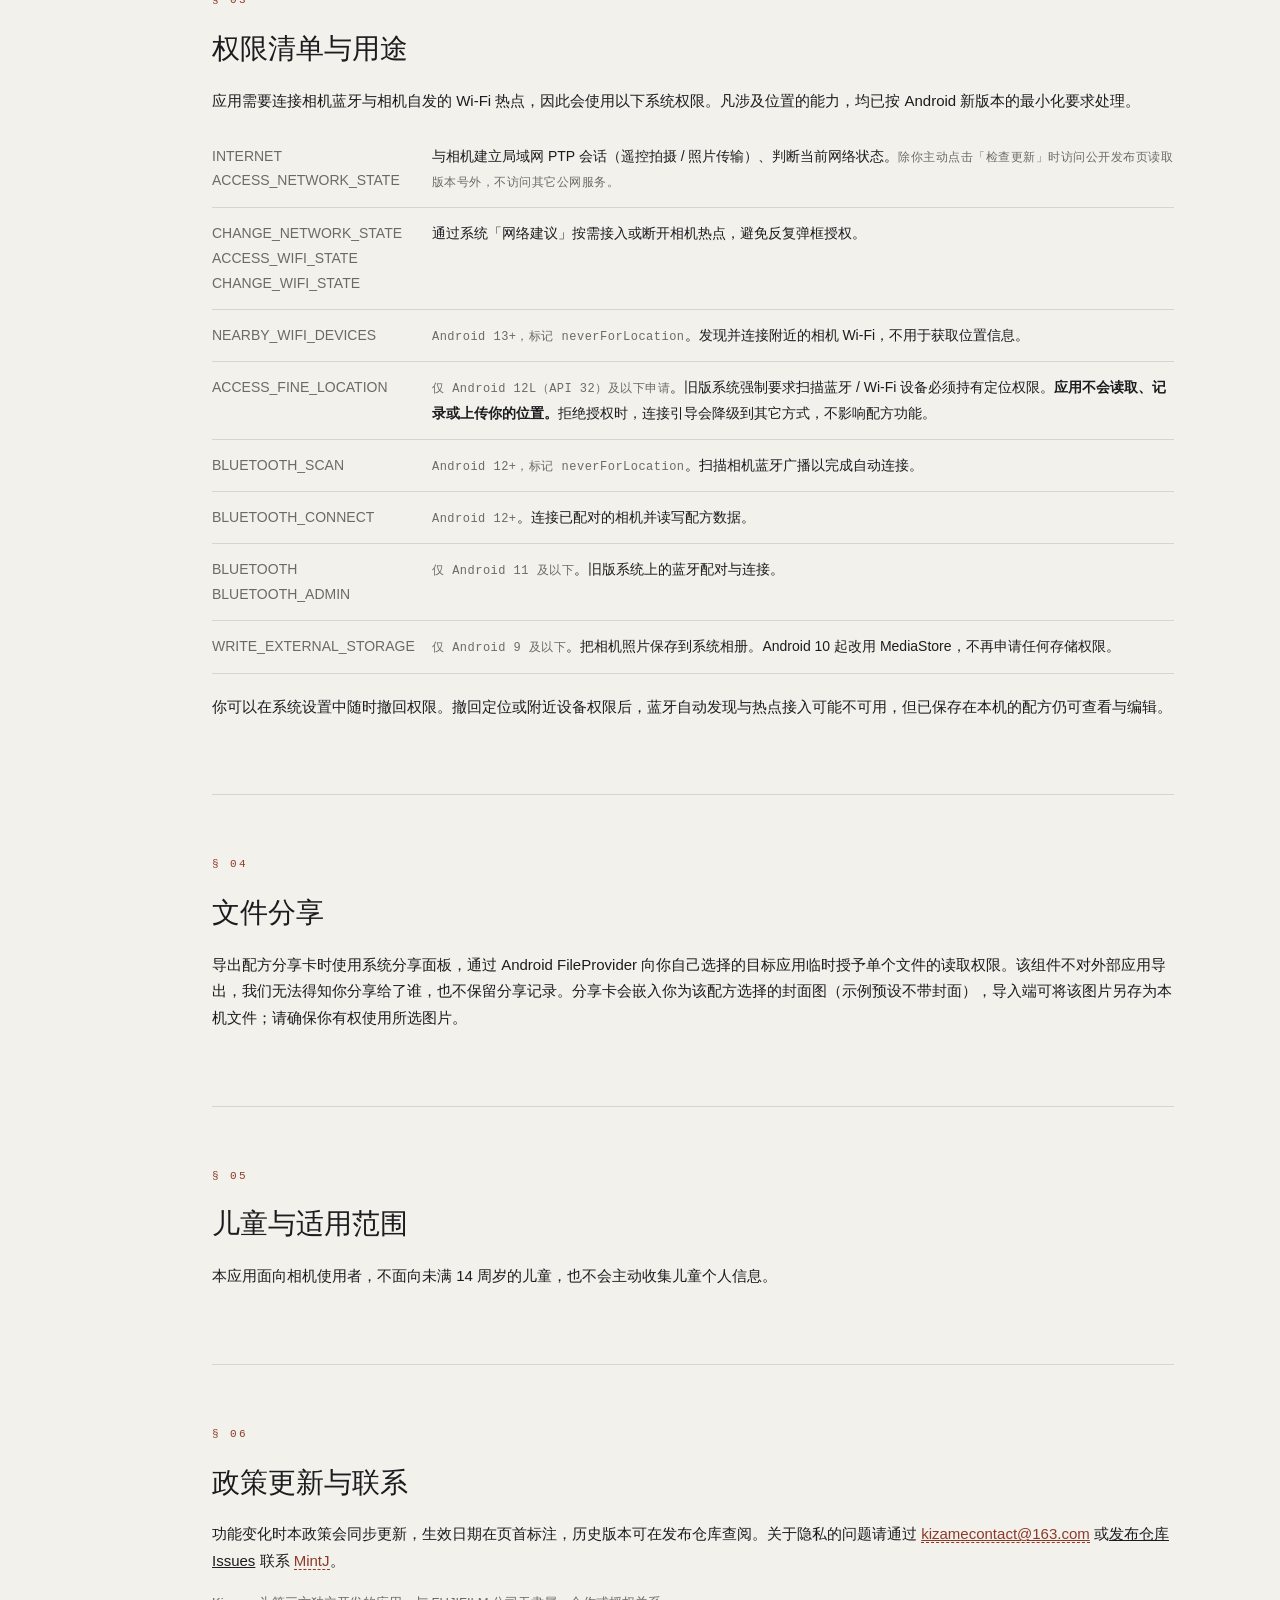
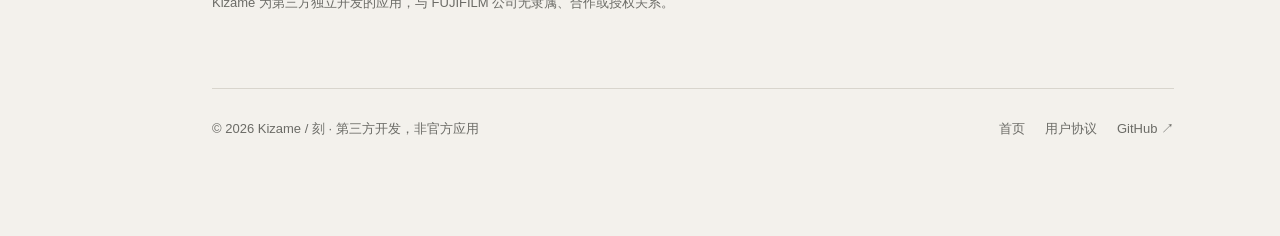
<file: privacy.html>
<!DOCTYPE html>
<html lang="zh-CN">
<head>
<meta charset="utf-8">
<meta name="viewport" content="width=device-width, initial-scale=1">
<title>隐私政策 — 刻 Kizame</title>
<meta name="description" content="Kizame（刻）隐私政策：数据仅存本机，不收集账号、不上传照片，逐项说明 Android 权限用途。">
    <meta name="theme-color" content="#F3F1EC">
    <link rel="canonical" href="https://mintj572.github.io/kizame-releases/privacy.html">
    <link rel="stylesheet" href="style.css">
</head>
<body>
<a class="skip" href="#main">跳到主要内容</a>

<div class="shell">
  <aside class="rail" aria-hidden="true">
    <span class="perf"><i></i><i></i><i></i><i></i><i></i><i></i><i></i><i></i><i></i><i></i><i></i><i></i></span>
    <span class="mark">KIZAME / 刻</span>
    <span class="dot"></span>
  </aside>

  <div class="content doc">
    <header class="topbar">
      <a class="brand" href="index.html">刻 <small>KIZAME</small></a>
      <nav class="nav" aria-label="主导航">
        <a href="index.html">首页</a>
        <a href="terms.html">用户协议</a>
        <a href="https://github.com/mintj572/kizame-releases">发布仓库 ↗</a>
      </nav>
    </header>

    <main id="main">
      <section style="border-top:none;padding-top:34px">
        <span class="kicker">生效日期 2026-11-08 · 适用于 v0.1.0</span>
        <h2>隐私政策</h2>
        <p class="lede">一句话版本：Kizame 没有账号，也没有我们自己的服务器。你的配方、照片和相机信息只待在手机里；唯一的例外是你主动点击「检查更新」时读取一次公开的版本号。</p>
        <p>本政策由 <span class="fill">MintJ</span>（以下简称「我们」）就 Kizame（中文名「刻」）说明数据的收集与使用。如有疑问，请联系 <a class="fill" href="mailto:kizamecontact@163.com">kizamecontact@163.com</a>，或在<a href="https://github.com/mintj572/kizame-releases/issues">发布仓库</a>提出。</p>
      </section>

      <section>
        <span class="sec-no">§ 01</span>
        <h2>我们不收集什么</h2>
        <ul>
          <li><strong>不设账号体系</strong>：无需注册、登录，不收集姓名、手机号、邮箱、设备标识符用于身份识别。</li>
          <li><strong>不上传照片</strong>：从相机传输的照片只保存在你手机本地或你指定的位置。</li>
          <li><strong>不上传配方与机身数据</strong>：配方、抓取的机身配置备份、连接日志均只存本机。</li>
          <li><strong>不接入第三方 SDK</strong>：当前版本未集成广告、统计、推送、崩溃上报或用户画像类 SDK。应用依赖仅为 AndroidX 系统组件。</li>
          <li><strong>唯一的公网请求是版本检查</strong>：仅在你主动点击「我的 → 检查更新」时，应用向公开发布页（GitHub Releases API）发起一次匿名 GET 请求比对版本号。请求不携带账号、配方、照片、机身数据、设备标识符或位置信息；请求头含应用版本号，网络地址与访问日志由 GitHub 按其自身政策处理。除此之外不访问公网服务。</li>
          <li><strong>不与第三方共享数据</strong>：我们不会把你的配方、照片或相机数据上传或提供给任何第三方。</li>
        </ul>
        <p class="notice">若后续版本引入崩溃收集等能力，我们会先更新本政策并在应用内明确告知；当前版本以本节描述为准。</p>
      </section>

      <section>
        <span class="sec-no">§ 02</span>
        <h2>本机存储的数据</h2>
        <table>
          <tbody>
            <tr><th>配方与配方封面</th><td>你自己创建、编辑或导入的配方，随版本附带的 4 支示例参数预设，以及分享卡图片。仅存应用私有目录。<strong>示例预设不含任何图片文件</strong>，界面以纯色块占位。</td></tr>
            <tr><th>机身配置基线</th><td>推送前从相机读取的配置备份，用作写入基线与恢复依据。</td></tr>
            <tr><th>照片</th><td>你主动从相机传输的照片，保存到系统相册或你选择的位置。</td></tr>
            <tr><th>连接日志 / 配对信息</th><td>蓝牙配对信息、相机 SSID 与连接诊断日志，用于自动重连和排查问题。</td></tr>
          </tbody>
        </table>
        <p style="margin-top:20px">这些数据不经过我们的服务器。卸载应用会一并删除应用私有目录下的数据；照片若已写入系统相册，需自行在相册中删除。应用声明了系统备份（<span class="mono">allowBackup</span>），若你开启了系统云备份，本机数据可能随系统备份被保存，可在系统设置中关闭或清除。</p>
      </section>

      <section>
        <span class="sec-no">§ 03</span>
        <h2>权限清单与用途</h2>
        <p>应用需要连接相机蓝牙与相机自发的 Wi-Fi 热点，因此会使用以下系统权限。凡涉及位置的能力，均已按 Android 新版本的最小化要求处理。</p>
        <table>
          <tbody>
            <tr><th>INTERNET<br>ACCESS_NETWORK_STATE</th><td>与相机建立局域网 PTP 会话（遥控拍摄 / 照片传输）、判断当前网络状态。<span class="mono">除你主动点击「检查更新」时访问公开发布页读取版本号外，不访问其它公网服务。</span></td></tr>
            <tr><th>CHANGE_NETWORK_STATE<br>ACCESS_WIFI_STATE<br>CHANGE_WIFI_STATE</th><td>通过系统「网络建议」按需接入或断开相机热点，避免反复弹框授权。</td></tr>
            <tr><th>NEARBY_WIFI_DEVICES</th><td><span class="mono">Android 13+，标记 neverForLocation</span>。发现并连接附近的相机 Wi-Fi，不用于获取位置信息。</td></tr>
            <tr><th>ACCESS_FINE_LOCATION</th><td><span class="mono">仅 Android 12L（API 32）及以下申请</span>。旧版系统强制要求扫描蓝牙 / Wi-Fi 设备必须持有定位权限。<strong>应用不会读取、记录或上传你的位置。</strong>拒绝授权时，连接引导会降级到其它方式，不影响配方功能。</td></tr>
            <tr><th>BLUETOOTH_SCAN</th><td><span class="mono">Android 12+，标记 neverForLocation</span>。扫描相机蓝牙广播以完成自动连接。</td></tr>
            <tr><th>BLUETOOTH_CONNECT</th><td><span class="mono">Android 12+</span>。连接已配对的相机并读写配方数据。</td></tr>
            <tr><th>BLUETOOTH<br>BLUETOOTH_ADMIN</th><td><span class="mono">仅 Android 11 及以下</span>。旧版系统上的蓝牙配对与连接。</td></tr>
            <tr><th>WRITE_EXTERNAL_STORAGE</th><td><span class="mono">仅 Android 9 及以下</span>。把相机照片保存到系统相册。Android 10 起改用 MediaStore，不再申请任何存储权限。</td></tr>
          </tbody>
        </table>
        <p style="margin-top:20px">你可以在系统设置中随时撤回权限。撤回定位或附近设备权限后，蓝牙自动发现与热点接入可能不可用，但已保存在本机的配方仍可查看与编辑。</p>
      </section>

      <section>
        <span class="sec-no">§ 04</span>
        <h2>文件分享</h2>
        <p>导出配方分享卡时使用系统分享面板，通过 Android FileProvider 向你自己选择的目标应用临时授予单个文件的读取权限。该组件不对外部应用导出，我们无法得知你分享给了谁，也不保留分享记录。分享卡会嵌入你为该配方选择的封面图（示例预设不带封面），导入端可将该图片另存为本机文件；请确保你有权使用所选图片。</p>
      </section>

      <section>
        <span class="sec-no">§ 05</span>
        <h2>儿童与适用范围</h2>
        <p>本应用面向相机使用者，不面向未满 14 周岁的儿童，也不会主动收集儿童个人信息。</p>
      </section>

      <section>
        <span class="sec-no">§ 06</span>
        <h2>政策更新与联系</h2>
        <p>功能变化时本政策会同步更新，生效日期在页首标注，历史版本可在发布仓库查阅。关于隐私的问题请通过 <a class="fill" href="mailto:kizamecontact@163.com">kizamecontact@163.com</a> 或<a href="https://github.com/mintj572/kizame-releases/issues">发布仓库 Issues</a> 联系 <span class="fill">MintJ</span>。</p>
        <p class="small muted">Kizame 为第三方独立开发的应用，与 FUJIFILM 公司无隶属、合作或授权关系。</p>
      </section>
    </main>

    <footer>
      <span>© 2026 Kizame / 刻 · 第三方开发，非官方应用</span>
      <nav aria-label="页脚导航">
        <a href="index.html">首页</a>
        <a href="terms.html">用户协议</a>
        <a href="https://github.com/mintj572/kizame-releases">GitHub ↗</a>
      </nav>
    </footer>
  </div>
</div>
</body>
</html>
</file>
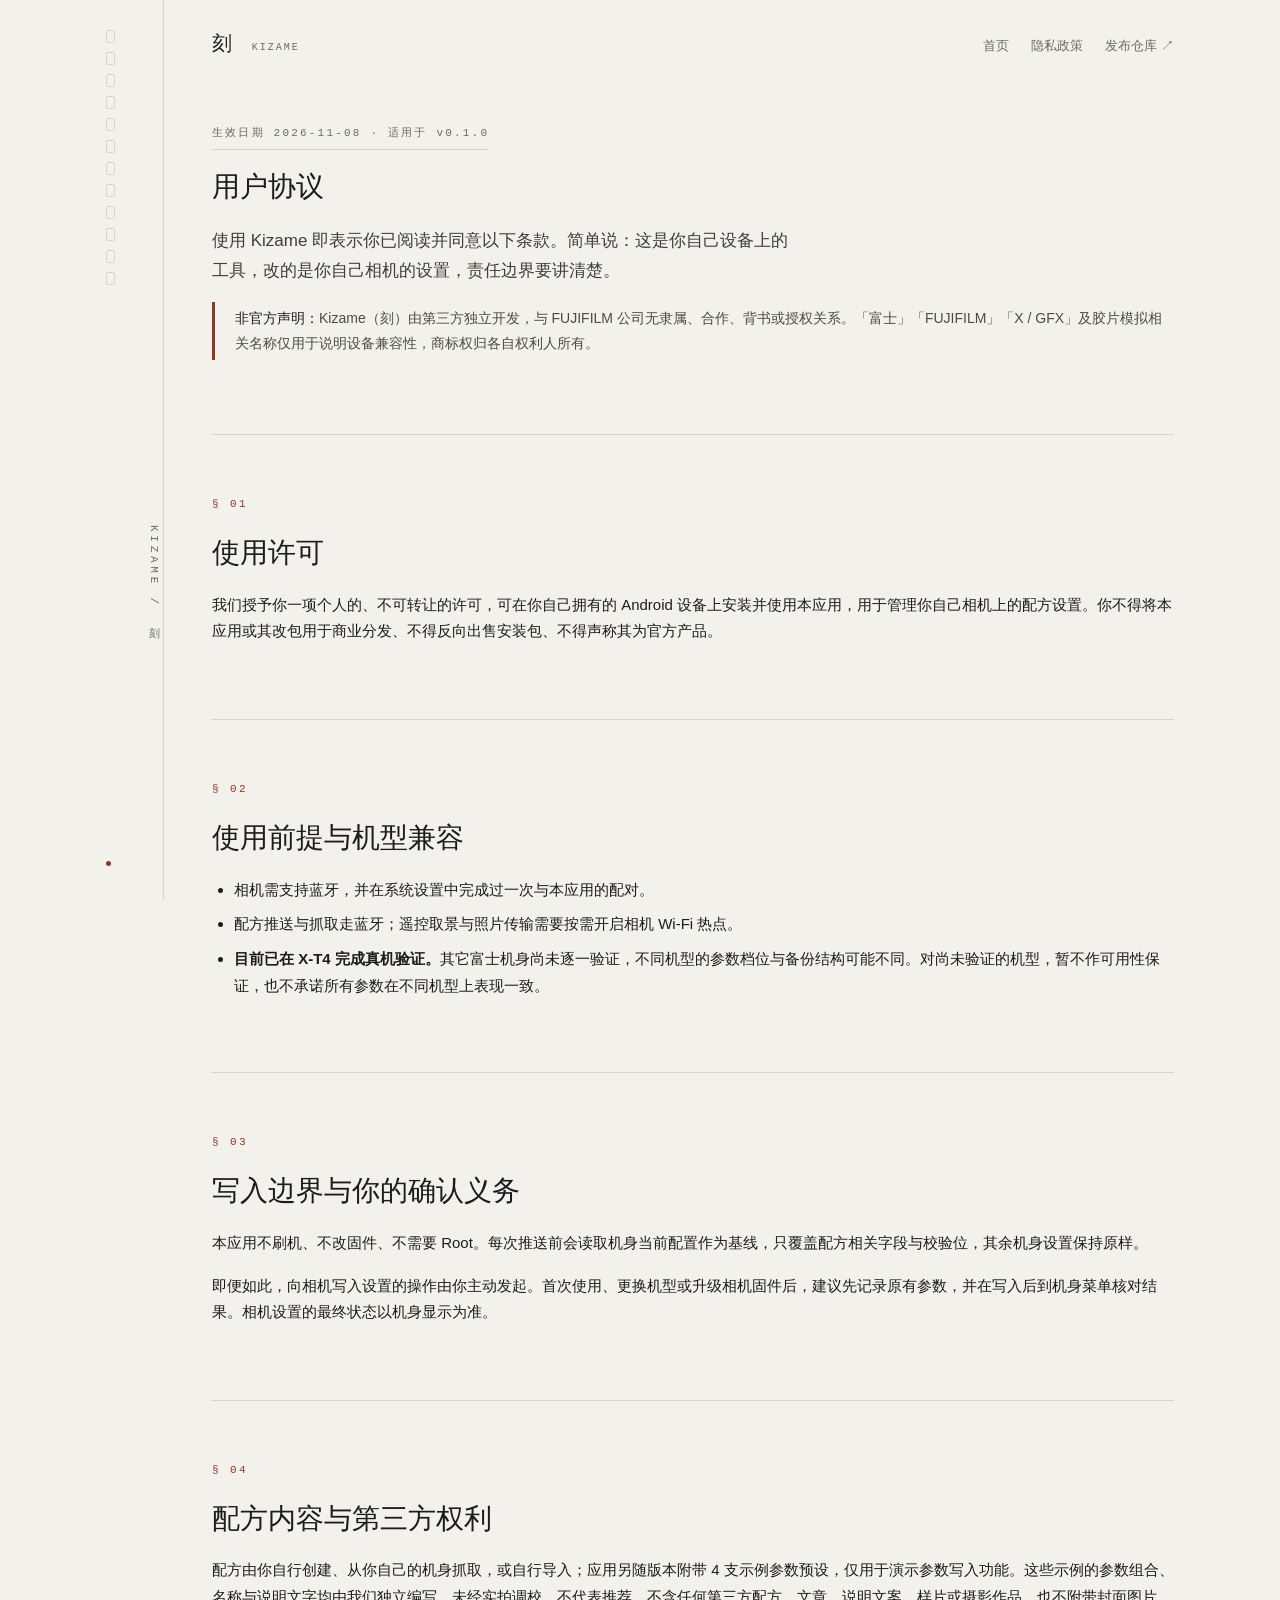
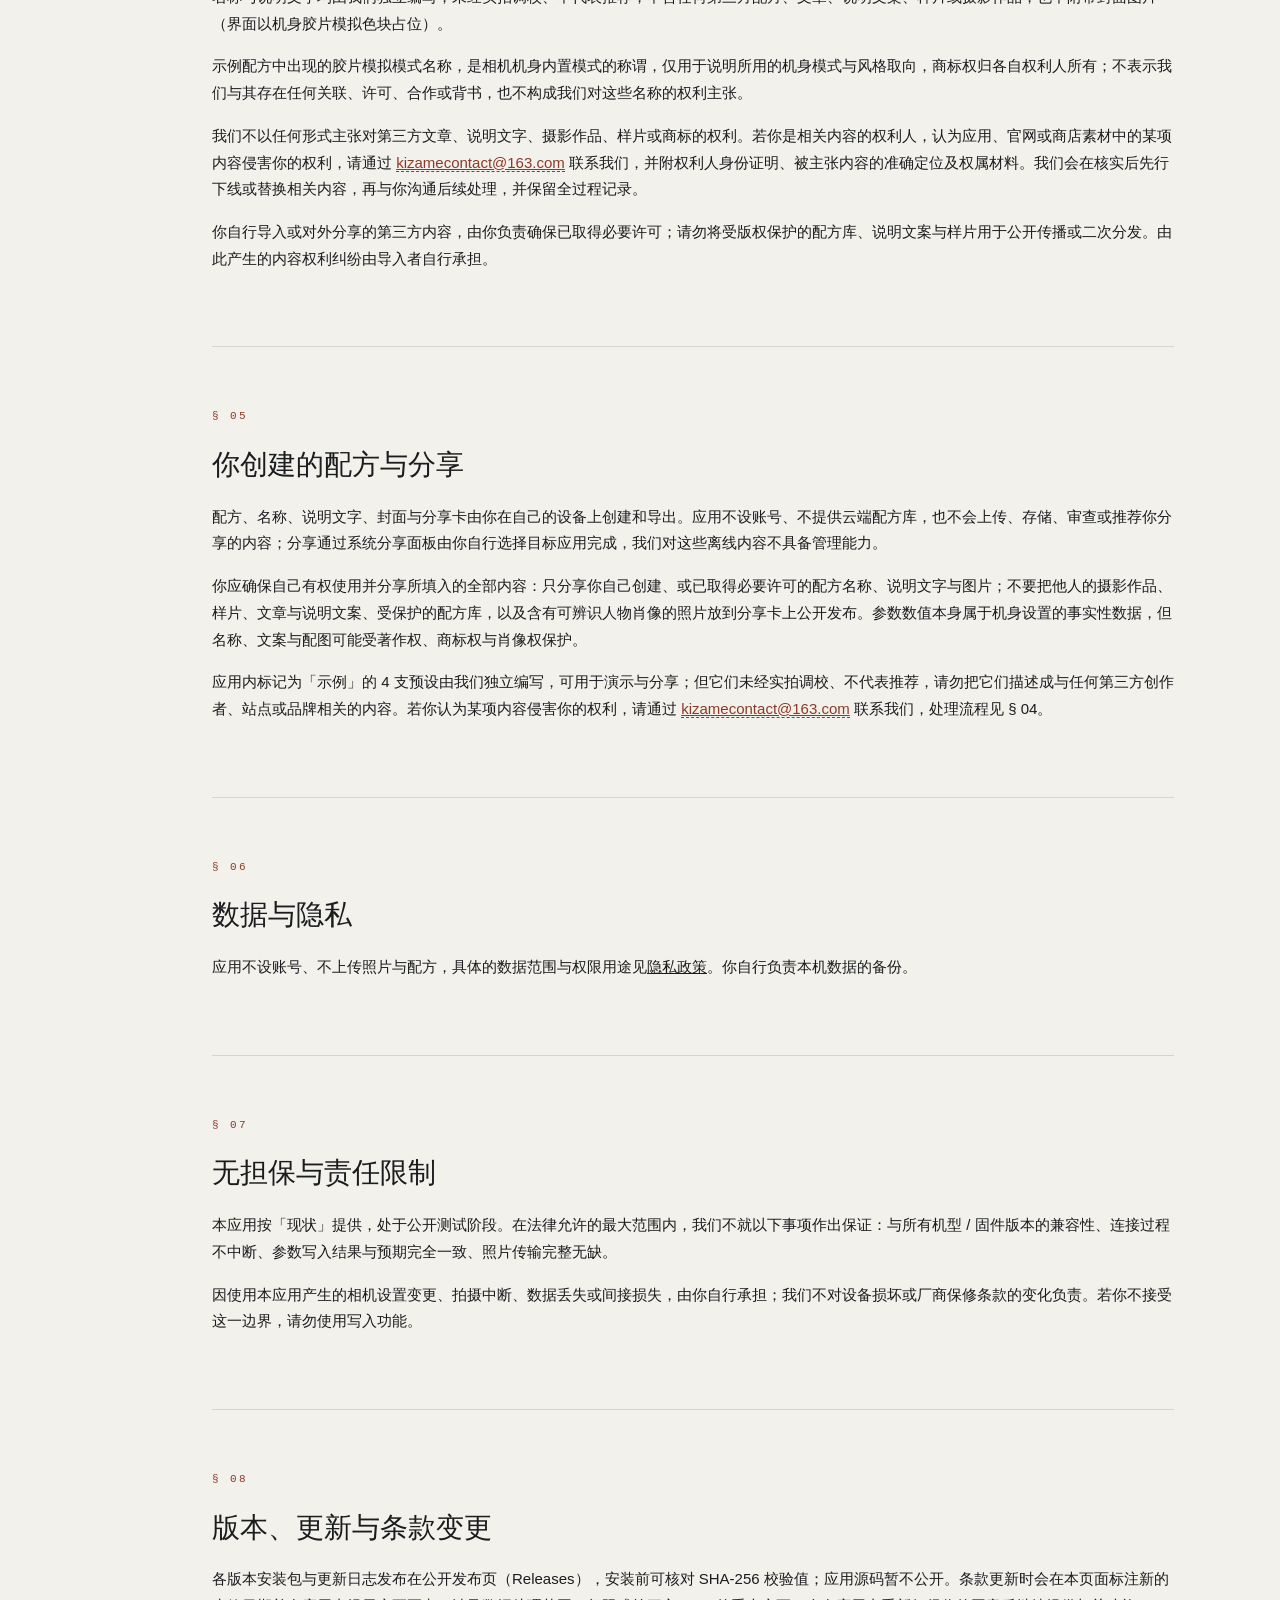
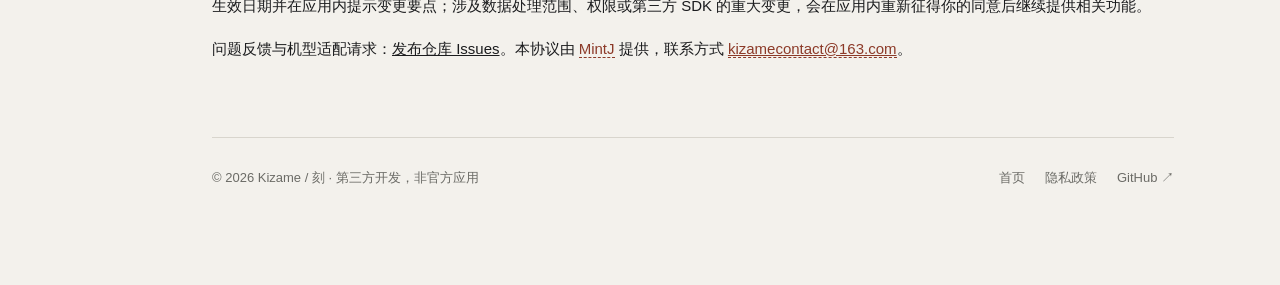
<file: terms.html>
<!DOCTYPE html>
<html lang="zh-CN">
<head>
<meta charset="utf-8">
<meta name="viewport" content="width=device-width, initial-scale=1">
<title>用户协议 — 刻 Kizame</title>
<meta name="description" content="Kizame（刻）用户协议与非官方声明。">
    <meta name="theme-color" content="#F3F1EC">
    <link rel="canonical" href="https://mintj572.github.io/kizame-releases/terms.html">
    <link rel="stylesheet" href="style.css">
</head>
<body>
<a class="skip" href="#main">跳到主要内容</a>

<div class="shell">
  <aside class="rail" aria-hidden="true">
    <span class="perf"><i></i><i></i><i></i><i></i><i></i><i></i><i></i><i></i><i></i><i></i><i></i><i></i></span>
    <span class="mark">KIZAME / 刻</span>
    <span class="dot"></span>
  </aside>

  <div class="content doc">
    <header class="topbar">
      <a class="brand" href="index.html">刻 <small>KIZAME</small></a>
      <nav class="nav" aria-label="主导航">
        <a href="index.html">首页</a>
        <a href="privacy.html">隐私政策</a>
        <a href="https://github.com/mintj572/kizame-releases">发布仓库 ↗</a>
      </nav>
    </header>

    <main id="main">
      <section style="border-top:none;padding-top:34px">
        <span class="kicker">生效日期 2026-11-08 · 适用于 v0.1.0</span>
        <h2>用户协议</h2>
        <p class="lede">使用 Kizame 即表示你已阅读并同意以下条款。简单说：这是你自己设备上的工具，改的是你自己相机的设置，责任边界要讲清楚。</p>
        <p class="notice"><strong>非官方声明：</strong>Kizame（刻）由第三方独立开发，与 FUJIFILM 公司无隶属、合作、背书或授权关系。「富士」「FUJIFILM」「X / GFX」及胶片模拟相关名称仅用于说明设备兼容性，商标权归各自权利人所有。</p>
      </section>

      <section>
        <span class="sec-no">§ 01</span>
        <h2>使用许可</h2>
        <p>我们授予你一项个人的、不可转让的许可，可在你自己拥有的 Android 设备上安装并使用本应用，用于管理你自己相机上的配方设置。你不得将本应用或其改包用于商业分发、不得反向出售安装包、不得声称其为官方产品。</p>
      </section>

      <section>
        <span class="sec-no">§ 02</span>
        <h2>使用前提与机型兼容</h2>
        <ul>
          <li>相机需支持蓝牙，并在系统设置中完成过一次与本应用的配对。</li>
          <li>配方推送与抓取走蓝牙；遥控取景与照片传输需要按需开启相机 Wi-Fi 热点。</li>
          <li><strong>目前已在 X-T4 完成真机验证。</strong>其它富士机身尚未逐一验证，不同机型的参数档位与备份结构可能不同。对尚未验证的机型，暂不作可用性保证，也不承诺所有参数在不同机型上表现一致。</li>
        </ul>
      </section>

      <section>
        <span class="sec-no">§ 03</span>
        <h2>写入边界与你的确认义务</h2>
        <p>本应用不刷机、不改固件、不需要 Root。每次推送前会读取机身当前配置作为基线，只覆盖配方相关字段与校验位，其余机身设置保持原样。</p>
        <p>即便如此，向相机写入设置的操作由你主动发起。首次使用、更换机型或升级相机固件后，建议先记录原有参数，并在写入后到机身菜单核对结果。相机设置的最终状态以机身显示为准。</p>
      </section>

      <section>
        <span class="sec-no">§ 04</span>
        <h2>配方内容与第三方权利</h2>
        <p>配方由你自行创建、从你自己的机身抓取，或自行导入；应用另随版本附带 4 支示例参数预设，仅用于演示参数写入功能。这些示例的参数组合、名称与说明文字均由我们独立编写，未经实拍调校、不代表推荐，不含任何第三方配方、文章、说明文案、样片或摄影作品，也不附带封面图片（界面以机身胶片模拟色块占位）。</p>
        <p>示例配方中出现的胶片模拟模式名称，是相机机身内置模式的称谓，仅用于说明所用的机身模式与风格取向，商标权归各自权利人所有；不表示我们与其存在任何关联、许可、合作或背书，也不构成我们对这些名称的权利主张。</p>
        <p>我们不以任何形式主张对第三方文章、说明文字、摄影作品、样片或商标的权利。若你是相关内容的权利人，认为应用、官网或商店素材中的某项内容侵害你的权利，请通过 <a class="fill" href="mailto:kizamecontact@163.com">kizamecontact@163.com</a> 联系我们，并附权利人身份证明、被主张内容的准确定位及权属材料。我们会在核实后先行下线或替换相关内容，再与你沟通后续处理，并保留全过程记录。</p>
        <p>你自行导入或对外分享的第三方内容，由你负责确保已取得必要许可；请勿将受版权保护的配方库、说明文案与样片用于公开传播或二次分发。由此产生的内容权利纠纷由导入者自行承担。</p>
      </section>

      <section>
        <span class="sec-no">§ 05</span>
        <h2>你创建的配方与分享</h2>
        <p>配方、名称、说明文字、封面与分享卡由你在自己的设备上创建和导出。应用不设账号、不提供云端配方库，也不会上传、存储、审查或推荐你分享的内容；分享通过系统分享面板由你自行选择目标应用完成，我们对这些离线内容不具备管理能力。</p>
        <p>你应确保自己有权使用并分享所填入的全部内容：只分享你自己创建、或已取得必要许可的配方名称、说明文字与图片；不要把他人的摄影作品、样片、文章与说明文案、受保护的配方库，以及含有可辨识人物肖像的照片放到分享卡上公开发布。参数数值本身属于机身设置的事实性数据，但名称、文案与配图可能受著作权、商标权与肖像权保护。</p>
        <p>应用内标记为「示例」的 4 支预设由我们独立编写，可用于演示与分享；但它们未经实拍调校、不代表推荐，请勿把它们描述成与任何第三方创作者、站点或品牌相关的内容。若你认为某项内容侵害你的权利，请通过 <a class="fill" href="mailto:kizamecontact@163.com">kizamecontact@163.com</a> 联系我们，处理流程见 § 04。</p>
      </section>

      <section>
        <span class="sec-no">§ 06</span>
        <h2>数据与隐私</h2>
        <p>应用不设账号、不上传照片与配方，具体的数据范围与权限用途见<a href="privacy.html">隐私政策</a>。你自行负责本机数据的备份。</p>
      </section>

      <section>
        <span class="sec-no">§ 07</span>
        <h2>无担保与责任限制</h2>
        <p>本应用按「现状」提供，处于公开测试阶段。在法律允许的最大范围内，我们不就以下事项作出保证：与所有机型 / 固件版本的兼容性、连接过程不中断、参数写入结果与预期完全一致、照片传输完整无缺。</p>
        <p>因使用本应用产生的相机设置变更、拍摄中断、数据丢失或间接损失，由你自行承担；我们不对设备损坏或厂商保修条款的变化负责。若你不接受这一边界，请勿使用写入功能。</p>
      </section>

      <section>
        <span class="sec-no">§ 08</span>
        <h2>版本、更新与条款变更</h2>
        <p>各版本安装包与更新日志发布在公开发布页（Releases），安装前可核对 SHA-256 校验值；应用源码暂不公开。条款更新时会在本页面标注新的生效日期并在应用内提示变更要点；涉及数据处理范围、权限或第三方 SDK 的重大变更，会在应用内重新征得你的同意后继续提供相关功能。</p>
        <p>问题反馈与机型适配请求：<a href="https://github.com/mintj572/kizame-releases/issues">发布仓库 Issues</a>。本协议由 <span class="fill">MintJ</span> 提供，联系方式 <a class="fill" href="mailto:kizamecontact@163.com">kizamecontact@163.com</a>。</p>
      </section>
    </main>

    <footer>
      <span>© 2026 Kizame / 刻 · 第三方开发，非官方应用</span>
      <nav aria-label="页脚导航">
        <a href="index.html">首页</a>
        <a href="privacy.html">隐私政策</a>
        <a href="https://github.com/mintj572/kizame-releases">GitHub ↗</a>
      </nav>
    </footer>
  </div>
</div>
</body>
</html>
</file>
<file: style.css>
:root {
  --paper: #F3F1EC;
  --ink: #1B1C1E;
  --muted: #6B6B66;
  --line: #D8D5CD;
  --accent: #8C3A28;
  --plate: #23262C;
  --plate-ink: #E8EAEE;
  --serif: "Songti SC", "STSong", "Noto Serif CJK SC", "Source Han Serif SC", "SimSun", serif;
  --sans: -apple-system, BlinkMacSystemFont, "PingFang SC", "Hiragino Sans GB", "Microsoft YaHei", sans-serif;
  --mono: "SFMono-Regular", Consolas, "Liberation Mono", monospace;
}

* { box-sizing: border-box; }
html { -webkit-text-size-adjust: 100%; scroll-behavior: smooth; }
body {
  margin: 0;
  background: var(--paper);
  color: var(--ink);
  font-family: var(--sans);
  font-size: 15px;
  line-height: 1.78;
  -webkit-font-smoothing: antialiased;
}
a { color: inherit; }
a:focus-visible, summary:focus-visible { outline: 2px solid var(--accent); outline-offset: 3px; }
::selection { background: #E3D9CF; }

.skip {
  position: absolute; left: -9999px; top: 0;
  background: var(--ink); color: var(--paper); padding: 10px 16px; z-index: 10;
}
.skip:focus { left: 12px; top: 12px; }

.shell {
  max-width: 1140px;
  margin: 0 auto;
  padding: 0 36px;
  display: grid;
  grid-template-columns: 58px minmax(0, 1fr);
  gap: 48px;
}

.rail {
  position: sticky;
  top: 0;
  align-self: start;
  height: 100vh;
  border-right: 1px solid var(--line);
  display: flex;
  flex-direction: column;
  justify-content: space-between;
  padding: 30px 0 34px;
}
.perf { display: flex; flex-direction: column; gap: 9px; }
.perf i {
  display: block;
  width: 9px; height: 13px;
  border: 1px solid var(--line);
  border-radius: 2px;
}
.rail .mark {
  writing-mode: vertical-rl;
  font-family: var(--mono);
  font-size: 11px;
  letter-spacing: .34em;
  color: var(--muted);
  white-space: nowrap;
}
.rail .dot { width: 5px; height: 5px; background: var(--accent); border-radius: 50%; }

.content { min-width: 0; padding-bottom: 96px; }

.topbar {
  display: flex;
  flex-wrap: wrap;
  align-items: baseline;
  justify-content: space-between;
  gap: 12px 24px;
  padding: 26px 0 22px;
}
.brand {
  font-family: var(--serif);
  font-size: 20px;
  letter-spacing: .12em;
  text-decoration: none;
}
.brand small {
  font-family: var(--mono);
  font-size: 10px;
  letter-spacing: .2em;
  color: var(--muted);
  margin-left: 10px;
}
.nav { display: flex; flex-wrap: wrap; gap: 22px; font-size: 13px; }
.nav a { text-decoration: none; color: var(--muted); }
.nav a:hover { color: var(--accent); }

section { border-top: 1px solid var(--line); padding: 54px 0 58px; }
.sec-no {
  font-family: var(--mono);
  font-size: 11px;
  letter-spacing: .22em;
  color: var(--accent);
}
h1 {
  font-family: var(--serif);
  font-weight: 500;
  font-size: clamp(38px, 6.2vw, 74px);
  line-height: 1.16;
  letter-spacing: .01em;
  margin: 22px 0 22px;
}
h2 {
  font-family: var(--serif);
  font-weight: 500;
  font-size: clamp(25px, 3.2vw, 36px);
  line-height: 1.35;
  margin: 14px 0 20px;
}
h3 { font-size: 16px; font-weight: 500; margin: 32px 0 8px; }
p { margin: 0 0 16px; }
.lede { font-size: 17px; max-width: 34em; color: #3B3D3E; }
.muted { color: var(--muted); }
.small { font-size: 13px; }
.mono { font-family: var(--mono); font-size: 12px; letter-spacing: .04em; }
.rule { height: 1px; background: var(--line); margin: 30px 0; }

.kicker {
  display: inline-block;
  font-family: var(--mono);
  font-size: 11px;
  letter-spacing: .2em;
  color: var(--muted);
  border-bottom: 1px solid var(--line);
  padding-bottom: 6px;
}

.actions { display: flex; flex-wrap: wrap; align-items: center; gap: 18px 28px; margin-top: 34px; }
.btn {
  display: inline-flex;
  align-items: center;
  gap: 18px;
  background: var(--ink);
  color: var(--paper);
  border: 1px solid var(--ink);
  padding: 15px 24px;
  font-size: 15px;
  text-decoration: none;
  transition: background .18s ease, border-color .18s ease;
}
.btn:hover { background: var(--accent); border-color: var(--accent); }
.btn .arw { font-family: var(--mono); font-size: 16px; }
.btn-quiet {
  font-size: 14px;
  text-decoration: none;
  border-bottom: 1px solid var(--ink);
  padding-bottom: 2px;
}
.btn-quiet:hover { color: var(--accent); border-color: var(--accent); }
.meta-line {
  margin-top: 18px;
  font-family: var(--mono);
  font-size: 11px;
  letter-spacing: .08em;
  color: var(--muted);
}

.steps { display: grid; grid-template-columns: repeat(3, minmax(0, 1fr)); gap: 36px; margin-top: 30px; }
.step { border-top: 1px solid var(--ink); padding-top: 14px; }
.step .n { font-family: var(--serif); font-size: 34px; line-height: 1; color: var(--accent); }
.step h3 { margin: 14px 0 6px; }
.step p { font-size: 14px; color: var(--muted); margin: 0; }

table { width: 100%; border-collapse: collapse; font-size: 14px; }
th, td { text-align: left; padding: 13px 0; border-bottom: 1px solid var(--line); vertical-align: top; }
th { width: 220px; font-weight: 400; color: var(--muted); }
td .mono { color: var(--muted); }

.notice { border-left: 3px solid var(--accent); padding: 4px 0 4px 20px; color: #4A4B49; font-size: 14px; }
.notice strong { font-weight: 500; color: var(--ink); }

.trust { display: grid; grid-template-columns: repeat(3, minmax(0, 1fr)); gap: 28px; margin-top: 28px; }
.trust div { border-top: 1px solid var(--line); padding-top: 14px; font-size: 14px; }
.trust b { display: block; font-weight: 500; margin-bottom: 4px; }
.trust span { color: var(--muted); font-size: 13px; }

details { border-bottom: 1px solid var(--line); }
summary {
  cursor: pointer;
  list-style: none;
  padding: 18px 0;
  font-size: 16px;
  display: flex;
  gap: 16px;
  align-items: baseline;
}
summary::-webkit-details-marker { display: none; }
summary::before { content: "+"; font-family: var(--mono); color: var(--accent); font-size: 15px; }
details[open] summary::before { content: "\2212"; }
details p { color: var(--muted); font-size: 14px; max-width: 44em; padding: 0 0 20px 32px; margin: 0; }

.plate {
  background: var(--plate);
  color: var(--plate-ink);
  padding: 42px 44px;
  margin-top: 8px;
}
.plate .mono { color: #9AA1AC; }
.plate h2 { color: var(--plate-ink); margin: 12px 0 12px; font-size: clamp(22px, 2.8vw, 30px); }
.plate p { color: #B9BFC8; font-size: 14px; max-width: 40em; margin: 0; }
.plate a { color: var(--plate-ink); }
.plate .btn { background: var(--plate-ink); color: var(--plate); border-color: var(--plate-ink); }
.plate .btn:hover { background: #C9CFD9; border-color: #C9CFD9; }
.plate .btn-quiet { border-color: var(--plate-ink); }
.plate .btn-quiet:hover { color: #C9CFD9; border-color: #C9CFD9; }

.fill { color: var(--accent); border-bottom: 1px dashed var(--accent); }

footer {
  border-top: 1px solid var(--line);
  padding: 28px 0 0;
  display: flex;
  flex-wrap: wrap;
  justify-content: space-between;
  gap: 12px 28px;
  font-size: 13px;
  color: var(--muted);
}
footer nav { display: flex; flex-wrap: wrap; gap: 20px; }
footer a { text-decoration: none; }
footer a:hover { color: var(--accent); }

.doc h2 { font-size: 28px; margin-top: 40px; }
.doc h2:first-of-type { margin-top: 18px; }
.doc ol, .doc ul { padding-left: 22px; }
.doc li { margin-bottom: 8px; }
.doc .back { font-size: 13px; color: var(--muted); text-decoration: none; border-bottom: 1px solid var(--line); }

@media (max-width: 760px) {
  .shell { grid-template-columns: 1fr; gap: 0; padding: 0 22px; }
  .rail { display: none; }
  section { padding: 40px 0 44px; }
  .steps, .trust { grid-template-columns: 1fr; gap: 22px; }
  th { width: 118px; }
  .plate { padding: 30px 24px; }
  h1 { letter-spacing: 0; }
}
</file>
